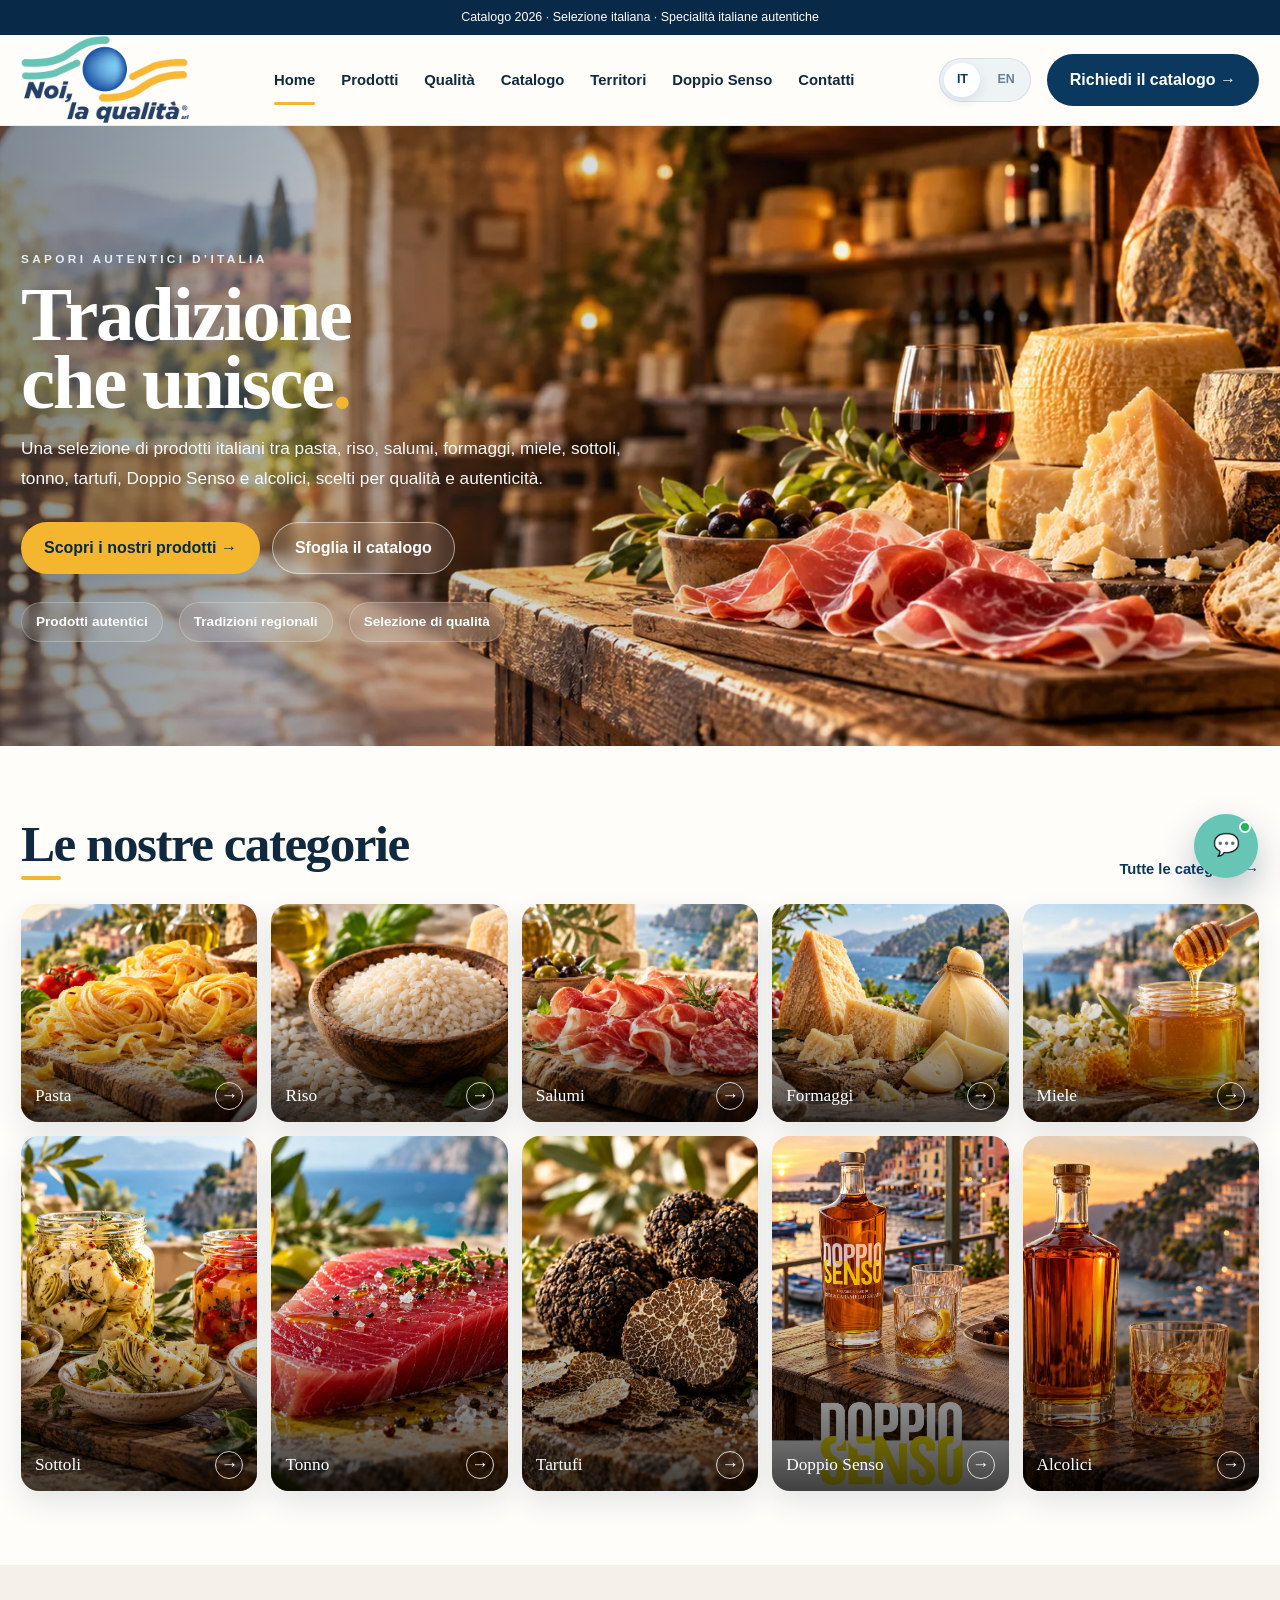
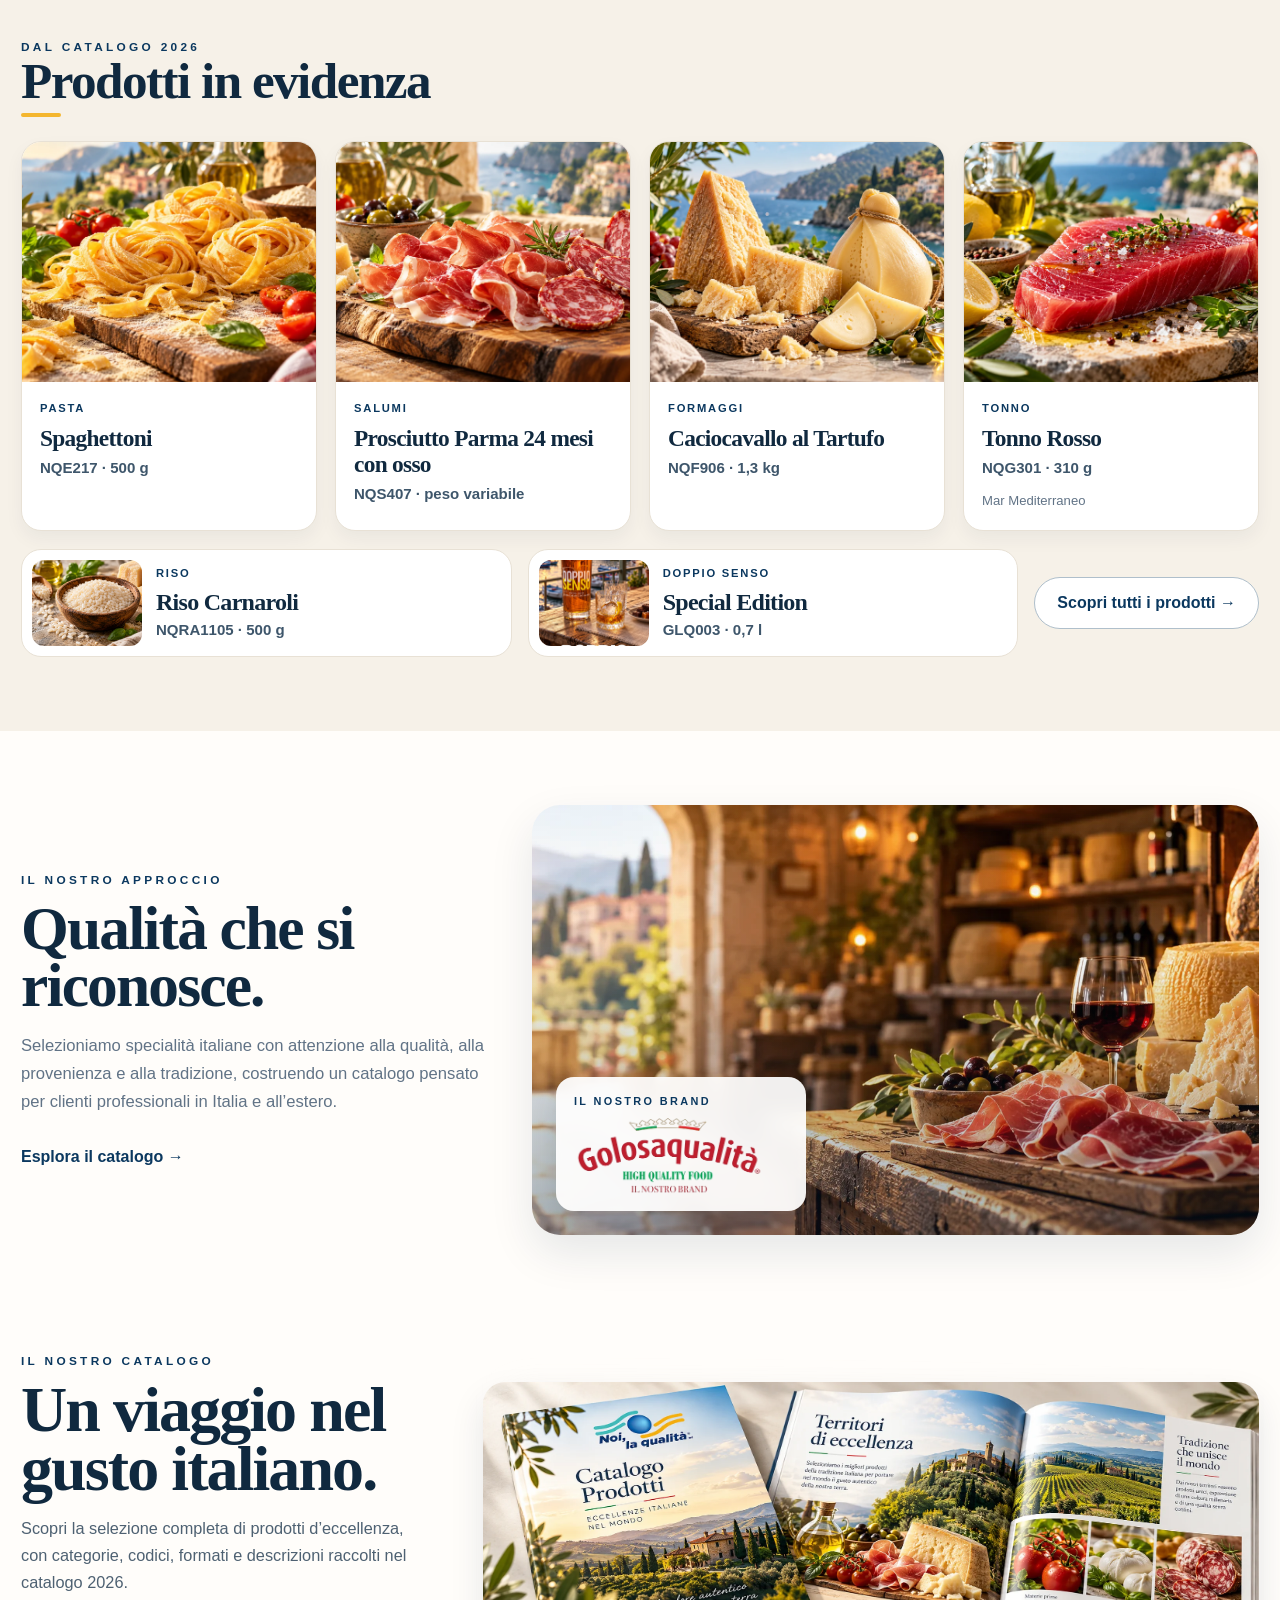
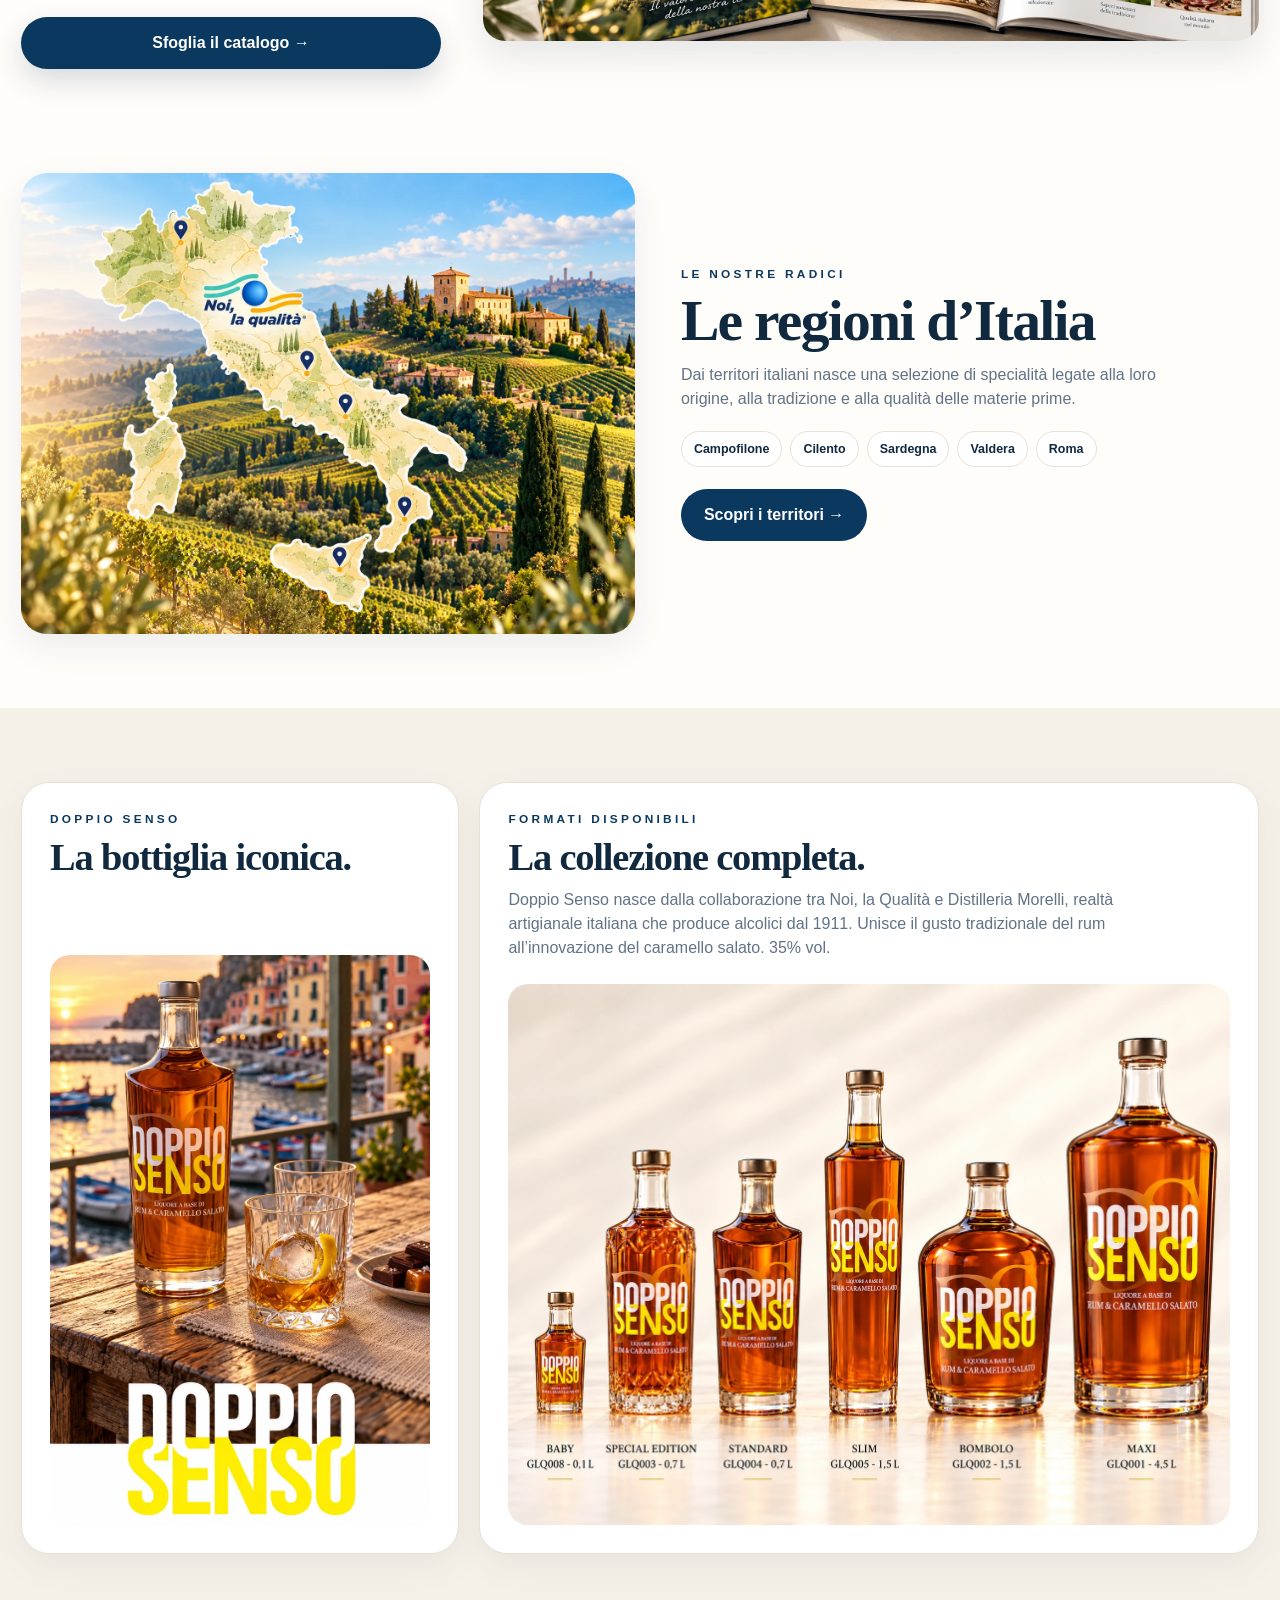
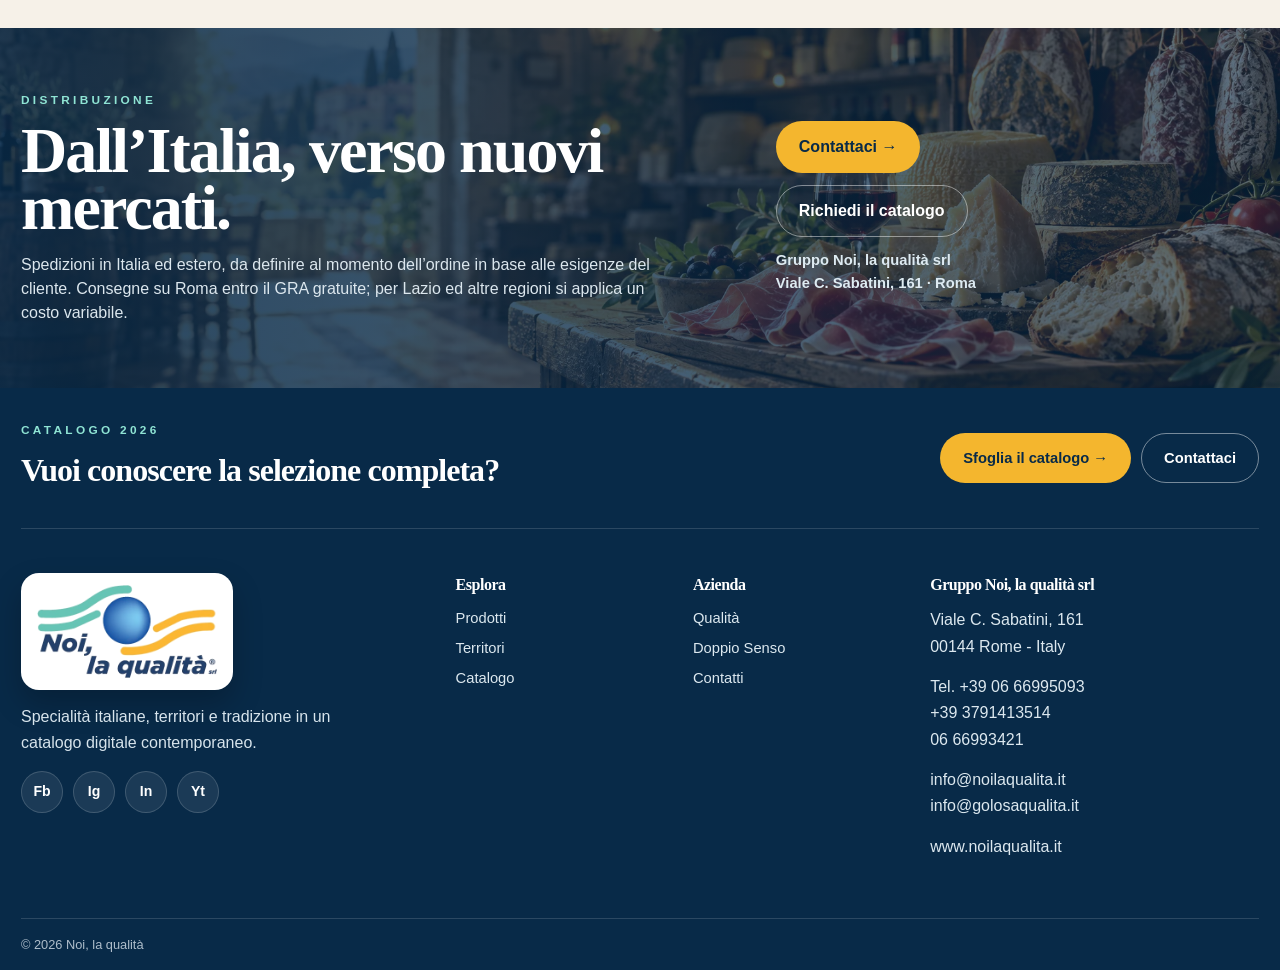
<file: index.html>
<!doctype html>
<html lang="it">
<head>
  <meta charset="utf-8">
  <meta name="viewport" content="width=device-width,initial-scale=1">
  <title>Noi, la qualità | Catalogo Prodotti Italiani 2026</title>
  <meta name="description" content="Scopri la selezione 2026 di Noi, la qualità: pasta, riso, salumi, formaggi, miele, sottoli, tonno, tartufi, Doppio Senso e alcolici italiani.">
  <meta name="theme-color" content="#0b385f">
  <meta name="keywords" content="catalogo prodotti italiani, noi la qualità, specialità italiane, pasta artigianale, salumi, formaggi, Doppio Senso, catalogo 2026">
  <link rel="preload" as="image" href="assets/images/hero-bottega-italiana.webp" type="image/webp">
  <link rel="stylesheet" href="assets/style.css">

  <link rel="icon" href="assets/icons/favicon.ico" sizes="any">
  <link rel="icon" type="image/png" sizes="32x32" href="assets/icons/favicon-32x32.png">
  <link rel="apple-touch-icon" sizes="180x180" href="assets/icons/apple-touch-icon.png">
</head>
<body>
  <div class="top-note" data-i18n="topNote">Catalogo 2026 · Selezione italiana · Spedizioni in Italia e all’estero</div>

  <header class="site-header">
    <div class="container header-row">
      <a class="logo" href="#home" aria-label="Noi, la qualità home">
        <img src="assets/images/logo-noi-la-qualita-transparent.png" alt="Noi, la qualità" width="250" height="120">
      </a>

      <nav class="main-nav" aria-label="Navigazione principale">
        <a href="#home" data-i18n="navHome">Home</a>
        <a href="products.html" data-i18n="navProducts">Prodotti</a>
        <a href="#qualita" data-i18n="navQuality">Qualità</a>
        <a href="catalog.html" data-i18n="navCatalog">Catalogo</a>
        <a href="#territori" data-i18n="navTerritories">Territori</a>
        <a href="#doppio" data-i18n="navDoppio">Doppio Senso</a>
        <a href="#contatti" data-i18n="navContacts">Contatti</a>
      </nav>

      <div class="header-actions">
        <div class="lang-switch" aria-label="Language switch">
          <button class="lang-btn is-active" type="button" data-lang="it">IT</button>
          <button class="lang-btn" type="button" data-lang="en">EN</button>
        </div>
        <a class="btn btn-primary" href="#contatti" data-i18n="requestCatalog">Richiedi il catalogo →</a>
        <button class="menu-btn" type="button" aria-label="Apri menu" aria-expanded="false">☰</button>
      </div>
    </div>
  </header>

  <main id="home">
    <section class="hero" aria-label="Hero slider">
      <div class="hero-slider">
        <img class="hero-slide is-active hero-slide-bottega" src="assets/images/hero-bottega-italiana.webp" alt="Bottega italiana con salumi, formaggi e vino" width="2000" height="667" fetchpriority="high" decoding="async">
        <img class="hero-slide" src="assets/images/hero-pasta-amalfi.webp" alt="Pasta fresca artigianale su terrazza italiana sul mare" width="2000" height="667" loading="eager" decoding="async">
        <img class="hero-slide" src="assets/images/hero-sottoli-amalfi.webp" alt="Dispensa mediterranea con sottoli e specialità italiane" width="2000" height="667" loading="lazy" decoding="async">
        <img class="hero-slide" src="assets/images/hero-doppio-senso-amalfi.webp" alt="Panorama costiero italiano con Doppio Senso e specialità gastronomiche" width="2000" height="667" loading="lazy" decoding="async">
      </div>
      <div class="hero-overlay"></div>
      <div class="container hero-inner">
        <div class="hero-copy">
          <div class="eyebrow" data-i18n="heroEyebrow">Sapori autentici d’Italia</div>
          <h1 data-i18n-html="heroTitle">Tradizione<br>che unisce<span class="dot">.</span></h1>
          <p data-i18n="heroText">Una selezione di prodotti italiani tra pasta, riso, salumi, formaggi, miele, sottoli, tonno, tartufi, Doppio Senso e alcolici, scelti per qualità e autenticità.</p>
          <div class="hero-actions-bar">
            <a class="btn btn-gold" href="products.html" data-i18n="heroBtnPrimary">Scopri i nostri prodotti →</a>
            <a class="btn btn-outline" href="catalog.html" data-i18n="heroBtnSecondary">Sfoglia il catalogo</a>
          </div>
          <div class="hero-points">
            <span data-i18n="heroPoint1">Prodotti autentici</span>
            <span data-i18n="heroPoint2">Tradizioni regionali</span>
            <span data-i18n="heroPoint3">Selezione di qualità</span>
          </div>
        </div>

      </div>
    </section>

    <section class="section" id="categorie">
      <div class="container">
        <div class="section-head">
          <div>
            <h2 data-i18n="categoriesTitle">Le nostre categorie</h2>
            <div class="underline"></div>
          </div>
          <a class="section-link" href="products.html" data-i18n="allCategories">Tutte le categorie →</a>
        </div>

        <div class="category-grid">
          <a class="category-card" href="products.html?category=Pasta"><img src="assets/images/pasta-artigianale-italiana.webp" alt="Pasta artigianale italiana" loading="lazy" decoding="async"><div class="category-label"><span data-i18n="catPasta">Pasta</span><i>→</i></div></a>
          <a class="category-card" href="products.html?category=Riso"><img src="assets/images/riso-carnaroli-italiano.webp" alt="Riso Carnaroli italiano" loading="lazy" decoding="async"><div class="category-label"><span data-i18n="catRice">Riso</span><i>→</i></div></a>
          <a class="category-card" href="products.html?category=Salumi"><img src="assets/images/salumi-italiani-premium.webp" alt="Salumi italiani premium" loading="lazy" decoding="async"><div class="category-label"><span data-i18n="catColdCuts">Salumi</span><i>→</i></div></a>
          <a class="category-card" href="products.html?category=Formaggi"><img src="assets/images/formaggi-italiani-dop.webp" alt="Formaggi italiani DOP" loading="lazy" decoding="async"><div class="category-label"><span data-i18n="catCheese">Formaggi</span><i>→</i></div></a>
          <a class="category-card" href="products.html?category=Miele"><img src="assets/images/miele-artigianale-italiano.webp" alt="Miele artigianale italiano" loading="lazy" decoding="async"><div class="category-label"><span data-i18n="catHoney">Miele</span><i>→</i></div></a>
          <a class="category-card" href="products.html?category=Sottoli"><img src="assets/images/sottoli-italiani-misti.webp" alt="Sottoli italiani misti" loading="lazy" decoding="async"><div class="category-label"><span data-i18n="catPreserves">Sottoli</span><i>→</i></div></a>
          <a class="category-card" href="products.html?category=Tonno"><img src="assets/images/tonno-rosso-premium.webp" alt="Tonno rosso premium" loading="lazy" decoding="async"><div class="category-label"><span data-i18n="catTuna">Tonno</span><i>→</i></div></a>
          <a class="category-card" href="products.html?category=Tartufi"><img src="assets/images/tartufo-nero-italiano.webp" alt="Tartufo nero italiano" loading="lazy" decoding="async"><div class="category-label"><span data-i18n="catTruffles">Tartufi</span><i>→</i></div></a>
          <a class="category-card" href="products.html?category=Doppio%20Senso"><img src="assets/images/doppio-senso-bottiglia-singola.webp" alt="Doppio Senso special edition" loading="lazy" decoding="async"><div class="category-label"><span data-i18n="catDoppio">Doppio Senso</span><i>→</i></div></a>
          <a class="category-card" href="products.html?category=Alcolici"><img src="assets/images/alcolici-italiani-aperitivo.webp" alt="Alcolici italiani da aperitivo" loading="lazy" decoding="async"><div class="category-label"><span data-i18n="catDrinks">Alcolici</span><i>→</i></div></a>
        </div>
      </div>
    </section>

    <section class="section section-cream" id="qualita">
      <div class="container">
        <div class="section-head featured-head">
          <div>
            <div class="eyebrow" data-i18n="featuredEyebrow">Dal catalogo 2026</div>
            <h2 data-i18n="featuredTitle">Prodotti in evidenza</h2>
            <div class="underline"></div>
          </div>
        </div>

        <div class="featured-grid">
          <article class="featured-card">
            <img src="assets/images/pasta-artigianale-italiana.webp" alt="Spaghettoni artigianali" loading="lazy" decoding="async">
            <div class="featured-body"><span class="tag" data-i18n="catPasta">Pasta</span><h3><a href="product.html?slug=spaghettoni-nqe217">Spaghettoni</a></h3><p>NQE217 · 500 g</p></div>
          </article>
          <article class="featured-card">
            <img src="assets/images/salumi-italiani-premium.webp" alt="Prosciutto Parma 24 mesi con osso" loading="lazy" decoding="async">
            <div class="featured-body"><span class="tag" data-i18n="catColdCuts">Salumi</span><h3><a href="product.html?slug=prosciutto-parma-24-mesi-con-osso-nqs407">Prosciutto Parma 24 mesi con osso</a></h3><p>NQS407 · peso variabile</p></div>
          </article>
          <article class="featured-card">
            <img src="assets/images/formaggi-italiani-dop.webp" alt="Caciocavallo al tartufo" loading="lazy" decoding="async">
            <div class="featured-body"><span class="tag" data-i18n="catCheese">Formaggi</span><h3><a href="product.html?slug=caciocavallo-al-tartufo-nqf906">Caciocavallo al Tartufo</a></h3><p>NQF906 · 1,3 kg</p></div>
          </article>
          <article class="featured-card">
            <img src="assets/images/tonno-rosso-premium.webp" alt="Tonno Rosso" loading="lazy" decoding="async">
            <div class="featured-body"><span class="tag" data-i18n="catTuna">Tonno</span><h3><a href="product.html?slug=tonno-rosso-nqg301">Tonno Rosso</a></h3><p>NQG301 · 310 g</p><small data-i18n="medSea">Mar Mediterraneo</small></div>
          </article>
        </div>

        <div class="mini-row">
          <article class="mini-card">
            <img src="assets/images/riso-carnaroli-italiano.webp" alt="Riso Carnaroli" loading="lazy" decoding="async">
            <div><span class="mini-tag" data-i18n="catRice">Riso</span><h3><a href="product.html?slug=riso-carnaroli-nqra1105">Riso Carnaroli</a></h3><p>NQRA1105 · 500 g</p></div>
          </article>
          <article class="mini-card">
            <img src="assets/images/doppio-senso-bottiglia-singola.webp" alt="Doppio Senso Special Edition" loading="lazy" decoding="async">
            <div><span class="mini-tag" data-i18n="catDoppio">Doppio Senso</span><h3><a href="product.html?slug=doppio-senso-special-edition-glq003">Special Edition</a></h3><p>GLQ003 · 0,7 l</p></div>
          </article>
          <a class="btn btn-outline mini-cta" href="products.html" data-i18n="discoverAllProducts">Scopri tutti i prodotti →</a>
        </div>
      </div>
    </section>

    <section class="section approach-section" id="approccio">
      <div class="container approach-layout">
        <div class="approach-copy">
          <div class="eyebrow" data-i18n="approachEyebrow">Il nostro approccio</div>
          <h2 data-i18n="approachTitle">Qualità che si riconosce.</h2>
          <p data-i18n="approachText">Selezioniamo specialità italiane con attenzione alla qualità, alla provenienza e alla tradizione, costruendo un catalogo pensato per clienti professionali in Italia e all’estero.</p>
          <a class="text-link" href="products.html" data-i18n="exploreCatalog">Esplora il catalogo →</a>
        </div>
        <div class="approach-media">
          <img class="approach-photo" src="assets/images/hero-bottega-italiana.webp" alt="Selezione di specialità italiane in una bottega tradizionale" loading="lazy" decoding="async">
          <div class="approach-brand-panel">
            <span class="approach-brand-kicker" data-i18n="brandKicker">Il nostro brand</span>
            <img src="assets/images/golosaqualita-transparent.png" alt="Golosaqualità - High Quality Food" loading="lazy" decoding="async">
          </div>
        </div>
      </div>
    </section>

    <section class="catalog-split-section" id="catalogo" aria-label="Il nostro catalogo">
      <div class="container catalog-split-layout">
        <div class="catalog-split-copy">
          <div class="eyebrow" data-i18n="catalogEyebrow">Il nostro catalogo</div>
          <h2 data-i18n="catalogTitle">Un viaggio nel gusto italiano.</h2>
          <p data-i18n="catalogText">Scopri la selezione completa di prodotti d’eccellenza, con categorie, codici, formati e descrizioni raccolti nel catalogo 2026.</p>
          <a class="btn btn-primary" href="catalog.html" data-i18n="browseCatalog">Sfoglia il catalogo →</a>
        </div>
        <div class="catalog-split-media">
          <img src="assets/images/catalogo-prodotti-italiani-2026.webp" alt="Catalogo prodotti italiani 2026 Noi, la qualità" loading="lazy" decoding="async">
        </div>
      </div>
    </section>

    <section class="section" id="territori">
      <div class="container roots-layout">
        <div class="roots-media">
          <img src="assets/images/mappa-territori-italia-noi-la-qualita.webp" alt="Mappa dei territori d'Italia con logo Noi, la qualità" loading="lazy" decoding="async">
        </div>
        <div class="roots-copy">
          <div class="eyebrow" data-i18n="rootsEyebrow">Le nostre radici</div>
          <h2 data-i18n="rootsTitle">Le regioni d’Italia</h2>
          <p data-i18n="rootsText">Dai territori italiani nasce una selezione di specialità legate alla loro origine, alla tradizione e alla qualità delle materie prime.</p>
          <div class="pill-row"><span>Campofilone</span><span>Cilento</span><span>Sardegna</span><span>Valdera</span><span>Roma</span></div>
          <a class="btn btn-primary" href="#contatti" data-i18n="discoverTerritories">Scopri i territori →</a>
        </div>
      </div>
    </section>

    <section class="section section-cream" id="doppio">
      <div class="container bottle-showcase aligned-bottles">
        <div class="bottle-single card-surface equal-card">
          <div class="eyebrow">Doppio Senso</div>
          <h2 data-i18n="iconicBottleTitle">La bottiglia iconica.</h2>
          <img src="assets/images/doppio-senso-bottiglia-singola.webp" alt="Bottiglia Doppio Senso con logo in evidenza" loading="lazy" decoding="async">
        </div>
        <div class="bottle-range card-surface equal-card">
          <div class="eyebrow" data-i18n="formatsEyebrow">Formati disponibili</div>
          <h2 data-i18n="collectionTitle">La collezione completa.</h2>
          <p data-i18n="collectionText">Doppio Senso nasce dalla collaborazione tra Noi, la Qualità e Distilleria Morelli, realtà artigianale italiana che produce alcolici dal 1911. Unisce il gusto tradizionale del rum all’innovazione del caramello salato. 35% vol.</p>
          <img src="assets/images/doppio-senso-sei-bottiglie.webp" alt="Sei formati della gamma Doppio Senso: Baby, Special Edition, Standard, Slim, Bombolo e Maxi" loading="lazy" decoding="async">
        </div>
      </div>
    </section>

    <section class="section distribution-section" id="azienda">
      <div class="distribution-bg"><img src="assets/images/distribuzione-specialita-italiane.webp" alt="Distribuzione di specialità italiane" loading="eager" decoding="async"></div>
      <div class="distribution-overlay"></div>
      <div class="container distribution-content compact-distribution">
        <div>
          <div class="eyebrow light" data-i18n="distributionEyebrow">Distribuzione</div>
          <h2 data-i18n="distributionTitle">Dall’Italia, verso nuovi mercati.</h2>
          <p data-i18n="distributionText">Spedizioni in Italia ed estero, da definire al momento dell’ordine in base alle esigenze del cliente. Consegne su Roma entro il GRA gratuite; per Lazio ed altre regioni si applica un costo variabile.</p>
        </div>
        <div class="distribution-actions">
          <a class="btn btn-gold" href="mailto:info@noilaqualita.it" data-i18n="contactUs">Contattaci →</a>
          <a class="btn btn-outline light-outline" href="assets/Catalogo_Prodotti_2026.pdf" target="_blank" rel="noopener" data-i18n="requestCatalogShort">Richiedi il catalogo</a>
          <div class="distribution-meta" data-i18n-html="distributionMeta">Gruppo Noi, la qualità srl<br>Viale C. Sabatini, 161 · Roma</div>
        </div>
      </div>
    </section>
  </main>

  <footer class="site-footer" id="contatti">
    <div class="container footer-cta">
      <div>
        <div class="eyebrow light" data-i18n="footerEyebrow">Catalogo 2026</div>
        <h3 data-i18n="footerTitle">Vuoi conoscere la selezione completa?</h3>
      </div>
      <div class="footer-cta-actions">
        <a class="btn btn-gold" href="catalog.html" data-i18n="browseCatalog">Sfoglia il catalogo →</a>
        <a class="btn btn-outline light-outline" href="mailto:info@noilaqualita.it" data-i18n="contactUsShort">Contattaci</a>
      </div>
    </div>

    <div class="container footer-grid">
      <div class="footer-brand">
        <div class="footer-brand-badge">
          <img src="assets/images/logo-noi-la-qualita-transparent.png" alt="Noi, la qualità" width="220" height="110">
        </div>
        <p data-i18n="footerBrandText">Specialità italiane, territori e tradizione in un catalogo digitale contemporaneo.</p>
        <div class="footer-socials" aria-label="Social media">
          <a href="#" aria-label="Facebook">Fb</a>
          <a href="#" aria-label="Instagram">Ig</a>
          <a href="#" aria-label="LinkedIn">In</a>
          <a href="#" aria-label="YouTube">Yt</a>
        </div>
      </div>
      <div>
        <h4 data-i18n="footerExplore">Esplora</h4>
        <a href="products.html" data-i18n="navProducts">Prodotti</a>
        <a href="#territori" data-i18n="navTerritories">Territori</a>
        <a href="catalog.html" data-i18n="navCatalog">Catalogo</a>
      </div>
      <div>
        <h4 data-i18n="footerCompany">Azienda</h4>
        <a href="#qualita" data-i18n="navQuality">Qualità</a>
        <a href="#doppio" data-i18n="navDoppio">Doppio Senso</a>
        <a href="#contatti" data-i18n="navContacts">Contatti</a>
      </div>
      <div>
        <h4>Gruppo Noi, la qualità srl</h4>
        <p>Viale C. Sabatini, 161<br>00144 Rome - Italy</p>
        <p>Tel. +39 06 66995093<br>+39 3791413514<br>06 66993421</p>
        <p>info@noilaqualita.it<br>info@golosaqualita.it</p>
        <p>www.noilaqualita.it</p>
      </div>
    </div>

    <div class="container footer-bottom">
      <span>© <span data-year></span> Noi, la qualità</span>
    </div>
  </footer>

  <button class="floating-live" type="button" aria-label="Apri chat live" title="Messaggio live" aria-expanded="false">
    <span class="live-icon">💬</span>
    <span class="live-dot"></span>
  </button>

  <section class="live-chat-panel" aria-label="Assistenza live" aria-hidden="true">
    <header class="live-chat-header">
      <div class="live-chat-brand">
        <img src="assets/images/logo-noi-la-qualita-transparent.png" alt="Noi, la qualità" width="120" height="58">
        <div><strong>Assistenza live</strong><span>Online</span></div>
      </div>
      <button class="live-chat-close" type="button" aria-label="Chiudi chat">×</button>
    </header>
    <div class="live-chat-messages" aria-live="polite">
      <div class="chat-message chat-ai">Ciao! Sono l’assistente virtuale di Noi, la qualità. Posso aiutarti con prodotti, catalogo, formati, territori e contatti.</div>
    </div>
    <form class="live-chat-form">
      <input class="live-chat-input" type="text" autocomplete="off" placeholder="Scrivi un messaggio…" aria-label="Messaggio">
      <button class="live-chat-send" type="submit" aria-label="Invia">→</button>
    </form>
    <div class="live-chat-note">L’assistente AI risponde ai primi 3 messaggi; poi la conversazione viene passata al team.</div>
  </section>

  <script src="assets/data.js"></script>
  <script src="assets/script.js"></script>
</body>
</html>
</file>
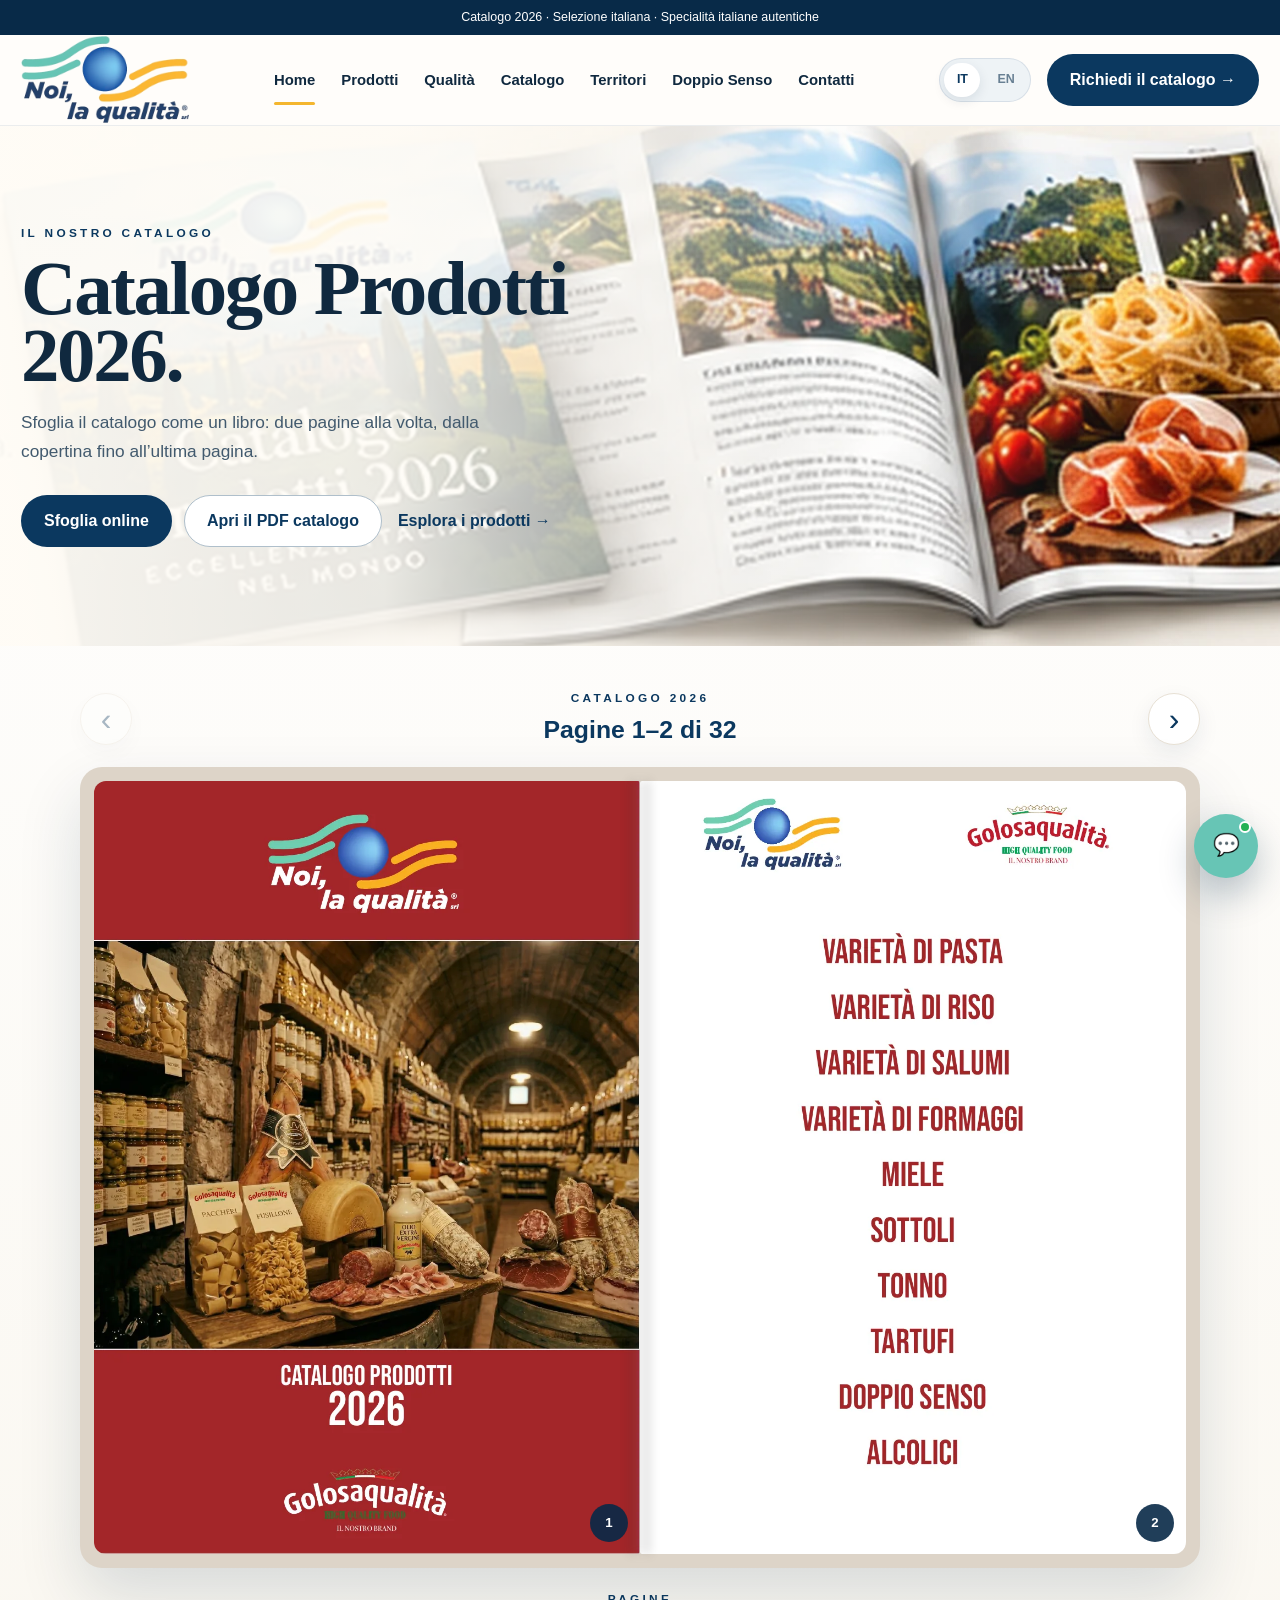
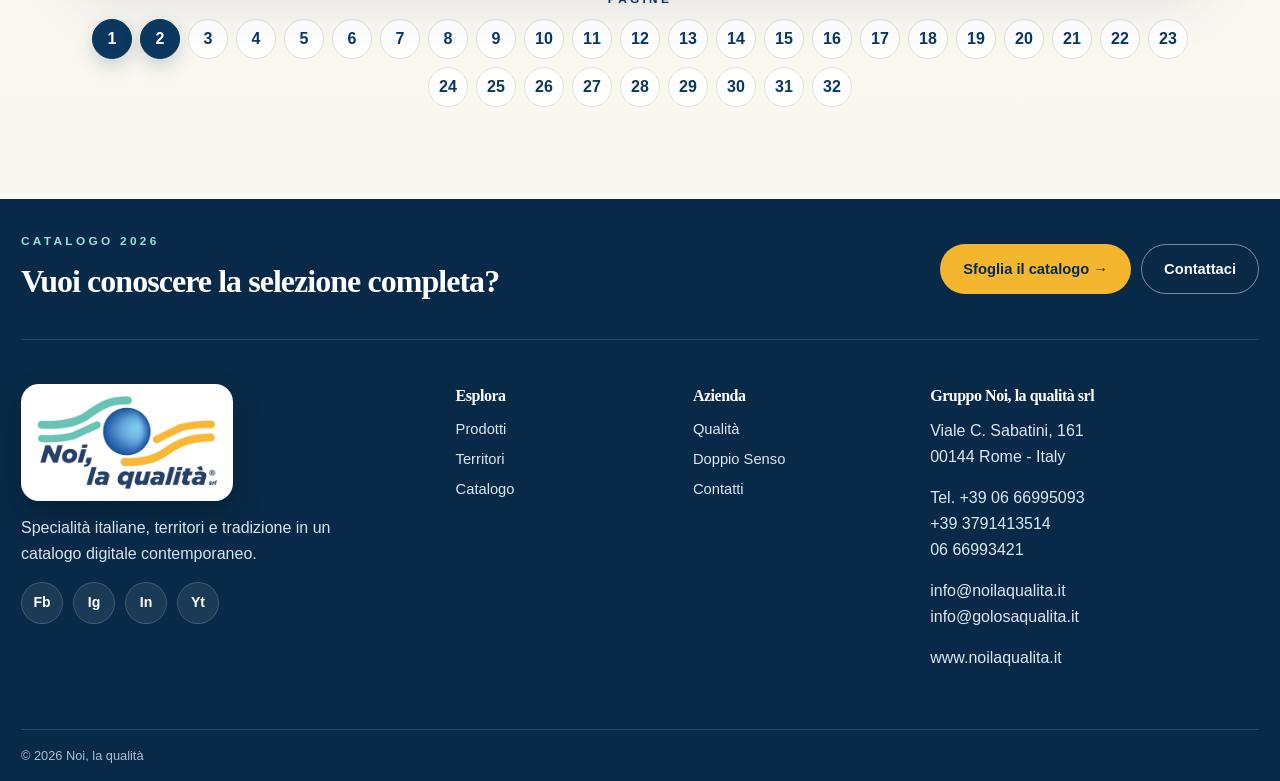
<file: catalog.html>
<!doctype html>
<html lang="it">
<head>
  <meta charset="utf-8">
  <meta name="viewport" content="width=device-width,initial-scale=1">
  <title>Noi, la qualità | Catalogo Prodotti 2026</title>
  <meta name="description" content="Sfoglia online il Catalogo Prodotti 2026 di Noi, la qualità, pagina dopo pagina.">
  <meta name="theme-color" content="#0b385f">
  <link rel="stylesheet" href="assets/style.css">

  <link rel="icon" href="assets/icons/favicon.ico" sizes="any">
  <link rel="icon" type="image/png" sizes="32x32" href="assets/icons/favicon-32x32.png">
  <link rel="apple-touch-icon" sizes="180x180" href="assets/icons/apple-touch-icon.png">
</head>
<body>
<div class="top-note" data-i18n="topNote">Catalogo 2026 · Selezione italiana · Specialità italiane autentiche</div>
  <header class="site-header">
    <div class="container header-row">
      <a class="logo" href="index.html" aria-label="Noi, la qualità home">
        <img src="assets/images/logo-noi-la-qualita-transparent.png" alt="Noi, la qualità" width="250" height="120">
      </a>
      <nav class="main-nav" aria-label="Navigazione principale">
        <a href="index.html" data-i18n="navHome">Home</a>
        <a href="products.html" data-i18n="navProducts">Prodotti</a>
        <a href="index.html#qualita" data-i18n="navQuality">Qualità</a>
        <a href="catalog.html" data-i18n="navCatalog">Catalogo</a>
        <a href="index.html#territori" data-i18n="navTerritories">Territori</a>
        <a href="index.html#doppio" data-i18n="navDoppio">Doppio Senso</a>
        <a href="index.html#contatti" data-i18n="navContacts">Contatti</a>
      </nav>
      <div class="header-actions">
        <div class="lang-switch" aria-label="Language switch">
          <button class="lang-btn" type="button" data-lang="it">IT</button>
          <button class="lang-btn" type="button" data-lang="en">EN</button>
        </div>
        <a class="btn btn-primary" href="index.html#contatti" data-i18n="requestCatalog">Richiedi il catalogo →</a>
        <button class="menu-btn" type="button" aria-label="Apri menu" aria-expanded="false">☰</button>
      </div>
    </div>
  </header>


<main class="catalog-viewer-page">
  <section class="catalog-hero" aria-label="Catalogo Prodotti 2026">
    <div class="catalog-hero-bg" aria-hidden="true"></div>
    <div class="catalog-hero-overlay" aria-hidden="true"></div>
    <div class="container catalog-hero-inner">
      <div class="catalog-viewer-copy">
        <div class="eyebrow" data-i18n="catalogHeroEyebrow">Il nostro catalogo</div>
        <h1 data-i18n="catalogHeroTitle">Catalogo Prodotti 2026.</h1>
        <p data-i18n="catalogHeroText">Sfoglia il catalogo come un libro: due pagine alla volta, dalla copertina fino all’ultima pagina.</p>
        <div class="inline-actions">
          <a class="btn btn-primary" href="#catalog-reader" data-i18n="browseOnline">Sfoglia online</a>
          <a class="btn btn-outline" href="assets/Catalogo_Prodotti_2026.pdf" target="_blank" rel="noopener" data-i18n="openPdf">Apri il PDF completo</a>
          <a class="text-link" href="products.html" data-i18n="exploreProducts">Esplora i prodotti →</a>
        </div>
      </div>
    </div>
  </section>

  <section class="container catalog-spread-reader" id="catalog-reader" aria-label="Catalogo 2026 sfogliabile">
    <div class="spread-toolbar">
      <button class="spread-arrow" id="spreadPrev" type="button" aria-label="Pagine precedenti">‹</button>
      <div class="spread-status">
        <span class="eyebrow" data-i18n="footerEyebrow">Catalogo 2026</span>
        <strong id="spreadStatus">Pagine 1–2 di 32</strong>
      </div>
      <button class="spread-arrow" id="spreadNext" type="button" aria-label="Pagine successive">›</button>
    </div>

    <div class="spread-stage" id="spreadStage">
      <div class="spread-book" id="spreadBook">
        <button class="spread-page spread-left" id="spreadLeft" type="button" aria-label="Apri pagina 1">
          <img id="spreadLeftImage" src="assets/catalog-pages/page-01.webp" alt="Catalogo Prodotti 2026 pagina 1">
          <span class="spread-page-number" id="spreadLeftNumber">1</span>
        </button>
        <button class="spread-page spread-right" id="spreadRight" type="button" aria-label="Apri pagina 2">
          <img id="spreadRightImage" src="assets/catalog-pages/page-02.webp" alt="Catalogo Prodotti 2026 pagina 2">
          <span class="spread-page-number" id="spreadRightNumber">2</span>
        </button>
      </div>
    </div>

    <div class="spread-pagination-wrap">
      <div class="eyebrow" data-i18n="pagesLabel">Pagine</div>
      <div class="spread-pagination" id="spreadPagination"><button type="button" class="spread-page-btn" data-page="1">1</button><button type="button" class="spread-page-btn" data-page="2">2</button><button type="button" class="spread-page-btn" data-page="3">3</button><button type="button" class="spread-page-btn" data-page="4">4</button><button type="button" class="spread-page-btn" data-page="5">5</button><button type="button" class="spread-page-btn" data-page="6">6</button><button type="button" class="spread-page-btn" data-page="7">7</button><button type="button" class="spread-page-btn" data-page="8">8</button><button type="button" class="spread-page-btn" data-page="9">9</button><button type="button" class="spread-page-btn" data-page="10">10</button><button type="button" class="spread-page-btn" data-page="11">11</button><button type="button" class="spread-page-btn" data-page="12">12</button><button type="button" class="spread-page-btn" data-page="13">13</button><button type="button" class="spread-page-btn" data-page="14">14</button><button type="button" class="spread-page-btn" data-page="15">15</button><button type="button" class="spread-page-btn" data-page="16">16</button><button type="button" class="spread-page-btn" data-page="17">17</button><button type="button" class="spread-page-btn" data-page="18">18</button><button type="button" class="spread-page-btn" data-page="19">19</button><button type="button" class="spread-page-btn" data-page="20">20</button><button type="button" class="spread-page-btn" data-page="21">21</button><button type="button" class="spread-page-btn" data-page="22">22</button><button type="button" class="spread-page-btn" data-page="23">23</button><button type="button" class="spread-page-btn" data-page="24">24</button><button type="button" class="spread-page-btn" data-page="25">25</button><button type="button" class="spread-page-btn" data-page="26">26</button><button type="button" class="spread-page-btn" data-page="27">27</button><button type="button" class="spread-page-btn" data-page="28">28</button><button type="button" class="spread-page-btn" data-page="29">29</button><button type="button" class="spread-page-btn" data-page="30">30</button><button type="button" class="spread-page-btn" data-page="31">31</button><button type="button" class="spread-page-btn" data-page="32">32</button></div>
    </div>
  </section>

  <div class="spread-lightbox" id="spreadLightbox" aria-hidden="true">
    <button class="spread-lightbox-close" type="button" aria-label="Chiudi">×</button>
    <button class="spread-lightbox-nav prev" type="button" aria-label="Pagina precedente">‹</button>
    <div class="spread-lightbox-card">
      <img id="spreadLightboxImage" src="assets/catalog-pages/page-01.webp" alt="Pagina catalogo">
      <strong id="spreadLightboxLabel">Pagina 1 / 32</strong>
    </div>
    <button class="spread-lightbox-nav next" type="button" aria-label="Pagina successiva">›</button>
  </div>
</main>
<footer class="site-footer" id="contatti">
    <div class="container footer-cta">
      <div>
        <div class="eyebrow light" data-i18n="footerEyebrow">Catalogo 2026</div>
        <h3 data-i18n="footerTitle">Vuoi conoscere la selezione completa?</h3>
      </div>
      <div class="footer-cta-actions">
        <a class="btn btn-gold" href="catalog.html" data-i18n="browseCatalog">Sfoglia il catalogo →</a>
        <a class="btn btn-outline light-outline" href="mailto:info@noilaqualita.it" data-i18n="contactUsShort">Contattaci</a>
      </div>
    </div>
    <div class="container footer-grid">
      <div class="footer-brand">
        <div class="footer-brand-badge"><img src="assets/images/logo-noi-la-qualita-transparent.png" alt="Noi, la qualità" width="220" height="110"></div>
        <p data-i18n="footerBrandText">Specialità italiane, territori e tradizione in un catalogo digitale contemporaneo.</p>
        <div class="footer-socials" aria-label="Social media"><a href="#" aria-label="Facebook">Fb</a><a href="#" aria-label="Instagram">Ig</a><a href="#" aria-label="LinkedIn">In</a><a href="#" aria-label="YouTube">Yt</a></div>
      </div>
      <div><h4 data-i18n="footerExplore">Esplora</h4><a href="products.html" data-i18n="navProducts">Prodotti</a><a href="index.html#territori" data-i18n="navTerritories">Territori</a><a href="catalog.html" data-i18n="navCatalog">Catalogo</a></div>
      <div><h4 data-i18n="footerCompany">Azienda</h4><a href="index.html#qualita" data-i18n="navQuality">Qualità</a><a href="index.html#doppio" data-i18n="navDoppio">Doppio Senso</a><a href="index.html#contatti" data-i18n="navContacts">Contatti</a></div>
      <div><h4>Gruppo Noi, la qualità srl</h4><p>Viale C. Sabatini, 161<br>00144 Rome - Italy</p><p>Tel. +39 06 66995093<br>+39 3791413514<br>06 66993421</p><p>info@noilaqualita.it<br>info@golosaqualita.it</p><p>www.noilaqualita.it</p></div>
    </div>
    <div class="container footer-bottom"><span>© <span data-year></span> Noi, la qualità</span></div>
  </footer>
  <button class="floating-live" type="button" aria-label="Apri chat live" title="Messaggio live" aria-expanded="false"><span class="live-icon">💬</span><span class="live-dot"></span></button>
  <section class="live-chat-panel" aria-label="Assistenza live" aria-hidden="true">
    <header class="live-chat-header"><div class="live-chat-brand"><img src="assets/images/logo-noi-la-qualita-transparent.png" alt="Noi, la qualità" width="120" height="58"><div><strong>Assistenza live</strong><span>Online</span></div></div><button class="live-chat-close" type="button" aria-label="Chiudi chat">×</button></header>
    <div class="live-chat-messages" aria-live="polite"><div class="chat-message chat-ai">Ciao! Sono l’assistente virtuale di Noi, la qualità. Posso aiutarti con prodotti, catalogo, formati, territori e contatti.</div></div>
    <form class="live-chat-form"><input class="live-chat-input" type="text" autocomplete="off" placeholder="Scrivi un messaggio…" aria-label="Messaggio"><button class="live-chat-send" type="submit" aria-label="Invia">→</button></form>
    <div class="live-chat-note">L’assistente AI risponde ai primi 3 messaggi; poi la conversazione viene passata al team.</div>
  </section>


<script src="assets/data.js"></script>
<script src="assets/script.js"></script>
<script src="assets/catalog-spread-reader.js"></script>
</body>
</html>
</file>
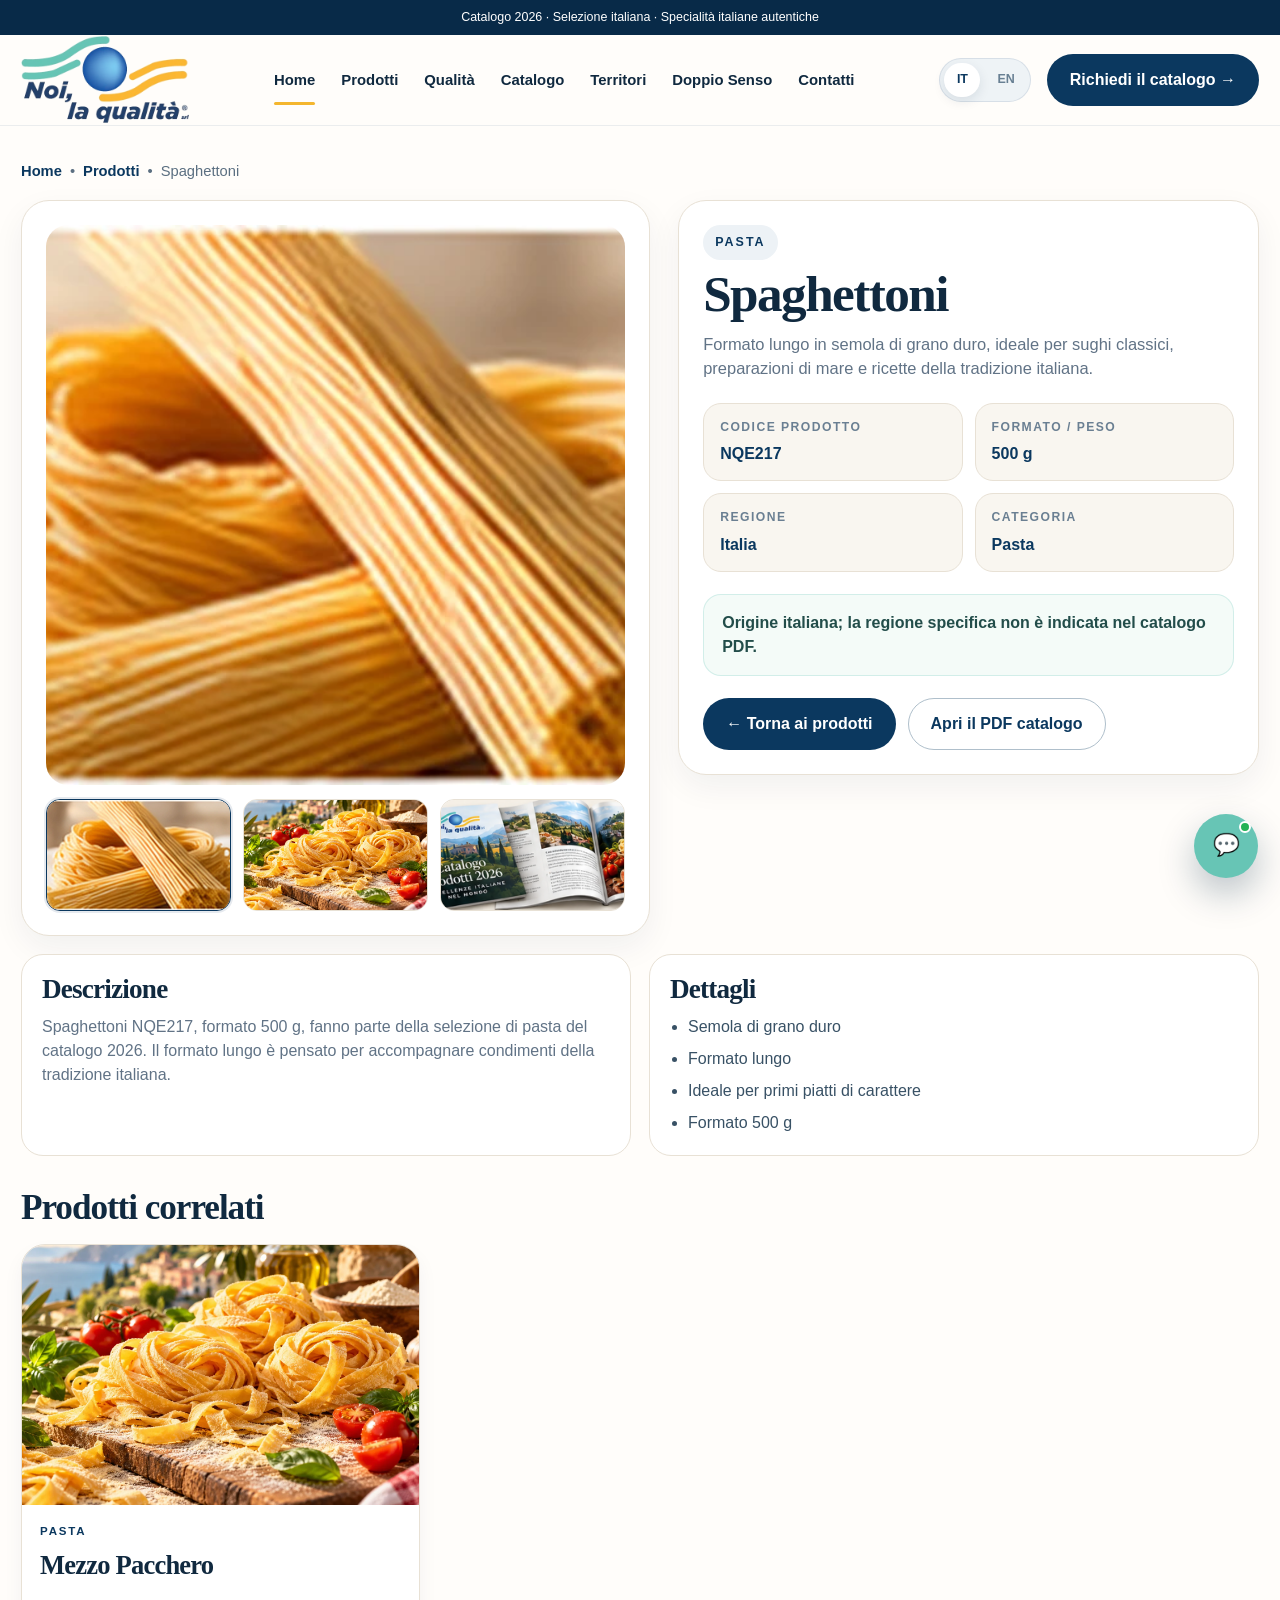
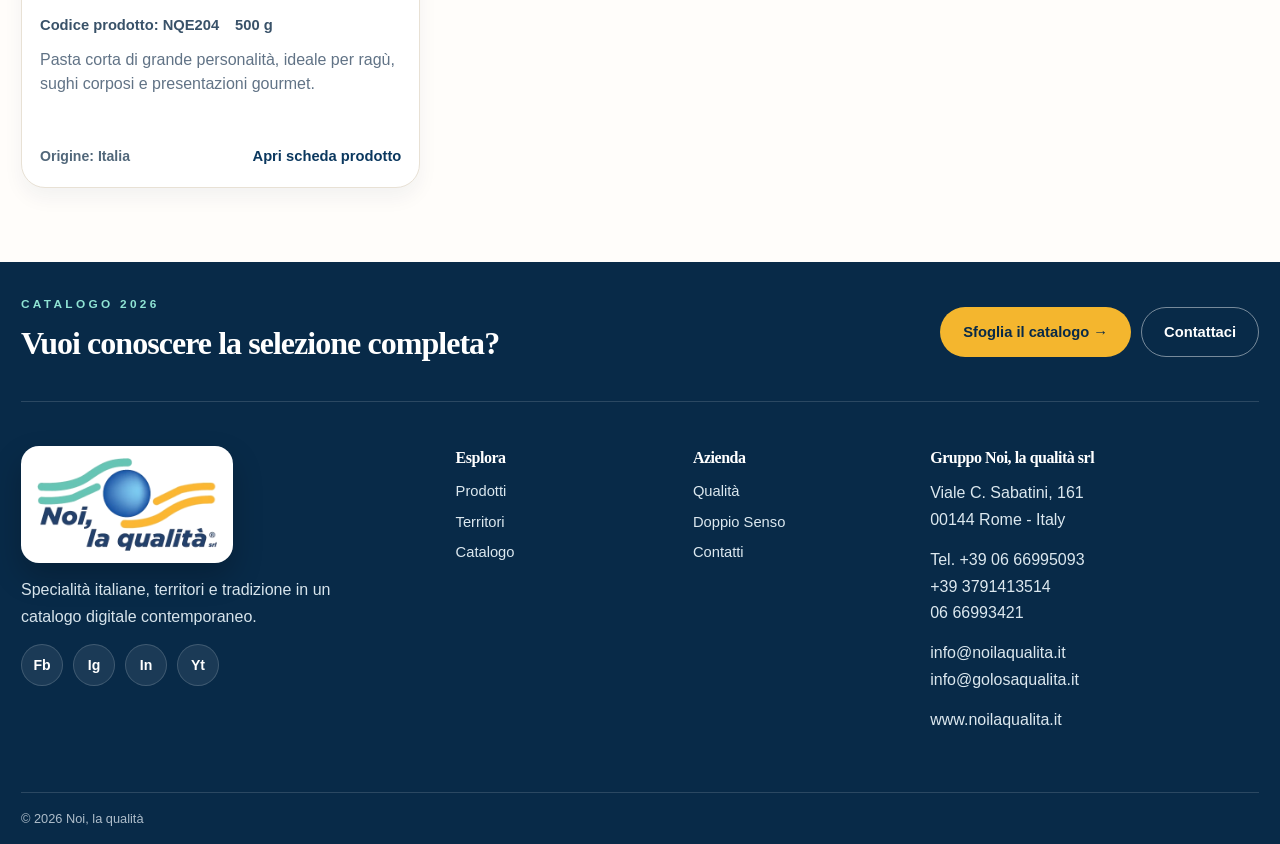
<file: product.html>
<!doctype html>
<html lang="it">
<head>
  <meta charset="utf-8">
  <meta name="viewport" content="width=device-width,initial-scale=1">
  <title>Prodotto | Noi, la qualità</title>
  <meta name="description" content="Scheda prodotto Noi, la qualità con galleria, descrizione, formato, origine e prodotti correlati.">
  <meta name="theme-color" content="#0b385f">
  <link rel="stylesheet" href="assets/style.css">

  <link rel="icon" href="assets/icons/favicon.ico" sizes="any">
  <link rel="icon" type="image/png" sizes="32x32" href="assets/icons/favicon-32x32.png">
  <link rel="apple-touch-icon" sizes="180x180" href="assets/icons/apple-touch-icon.png">
</head>
<body>

  <div class="top-note" data-i18n="topNote">Catalogo 2026 · Selezione italiana · Specialità italiane autentiche</div>
  <header class="site-header">
    <div class="container header-row">
      <a class="logo" href="index.html" aria-label="Noi, la qualità home">
        <img src="assets/images/logo-noi-la-qualita-transparent.png" alt="Noi, la qualità" width="250" height="120">
      </a>
      <nav class="main-nav" aria-label="Navigazione principale">
        <a href="index.html" data-i18n="navHome">Home</a>
        <a href="products.html" data-i18n="navProducts">Prodotti</a>
        <a href="index.html#qualita" data-i18n="navQuality">Qualità</a>
        <a href="catalog.html" data-i18n="navCatalog">Catalogo</a>
        <a href="index.html#territori" data-i18n="navTerritories">Territori</a>
        <a href="index.html#doppio" data-i18n="navDoppio">Doppio Senso</a>
        <a href="index.html#contatti" data-i18n="navContacts">Contatti</a>
      </nav>
      <div class="header-actions">
        <div class="lang-switch" aria-label="Language switch">
          <button class="lang-btn" type="button" data-lang="it">IT</button>
          <button class="lang-btn" type="button" data-lang="en">EN</button>
        </div>
        <a class="btn btn-primary" href="index.html#contatti" data-i18n="requestCatalog">Richiedi il catalogo →</a>
        <button class="menu-btn" type="button" aria-label="Apri menu" aria-expanded="false">☰</button>
      </div>
    </div>
  </header>

<main class="page-shell">
  <section class="container">
    <nav class="breadcrumbs" aria-label="Breadcrumb"><a href="index.html" data-i18n="breadcrumbHome">Home</a><span>•</span><a href="products.html" data-i18n="navProducts">Prodotti</a><span>•</span><span id="breadcrumbCurrent">Prodotto</span></nav>
    <div class="product-layout" id="productDetail">
      <div class="product-gallery-wrap">
        <img id="productMainImage" class="product-main-image" src="assets/images/spaghettoni.webp" alt="Prodotto">
        <div id="productThumbs" class="product-thumbs" aria-label="Galleria prodotto"></div>
      </div>
      <div class="product-info-wrap">
        <div id="productCategory" class="product-kicker">Categoria</div>
        <h1 id="productName">Prodotto</h1>
        <p id="productExcerpt" class="product-intro"></p>
        <div id="productSpecs" class="product-specs"></div>
        <div id="originNote" class="product-origin-note"></div>
        <div class="cta-row">
          <a class="btn btn-primary" href="products.html" data-i18n="backToCatalog">← Torna al catalogo</a>
          <a class="btn btn-outline" href="assets/Catalogo_Prodotti_2026.pdf" target="_blank" rel="noopener" data-i18n="openPdf">Apri il PDF catalogo</a>
        </div>
      </div>
    </div>
    <div class="product-copy-grid">
      <article class="product-copy-card">
        <h2 data-i18n="productIntroTitle">Descrizione</h2>
        <p id="productDescription"></p>
      </article>
      <article class="product-copy-card">
        <h2 data-i18n="detailsLabel">Dettagli</h2>
        <ul id="productDetailsList"></ul>
      </article>
    </div>
    <section class="related-section">
      <h2 data-i18n="relatedTitle">Prodotti correlati</h2>
      <div id="relatedGrid" class="catalog-grid"></div>
    </section>
  </section>
</main>

  <footer class="site-footer" id="contatti">
    <div class="container footer-cta">
      <div>
        <div class="eyebrow light" data-i18n="footerEyebrow">Catalogo 2026</div>
        <h3 data-i18n="footerTitle">Vuoi conoscere la selezione completa?</h3>
      </div>
      <div class="footer-cta-actions">
        <a class="btn btn-gold" href="catalog.html" data-i18n="browseCatalog">Sfoglia il catalogo →</a>
        <a class="btn btn-outline light-outline" href="mailto:info@noilaqualita.it" data-i18n="contactUsShort">Contattaci</a>
      </div>
    </div>
    <div class="container footer-grid">
      <div class="footer-brand">
        <div class="footer-brand-badge"><img src="assets/images/logo-noi-la-qualita-transparent.png" alt="Noi, la qualità" width="220" height="110"></div>
        <p data-i18n="footerBrandText">Specialità italiane, territori e tradizione in un catalogo digitale contemporaneo.</p>
        <div class="footer-socials" aria-label="Social media"><a href="#" aria-label="Facebook">Fb</a><a href="#" aria-label="Instagram">Ig</a><a href="#" aria-label="LinkedIn">In</a><a href="#" aria-label="YouTube">Yt</a></div>
      </div>
      <div><h4 data-i18n="footerExplore">Esplora</h4><a href="products.html" data-i18n="navProducts">Prodotti</a><a href="index.html#territori" data-i18n="navTerritories">Territori</a><a href="catalog.html" data-i18n="navCatalog">Catalogo</a></div>
      <div><h4 data-i18n="footerCompany">Azienda</h4><a href="index.html#qualita" data-i18n="navQuality">Qualità</a><a href="index.html#doppio" data-i18n="navDoppio">Doppio Senso</a><a href="index.html#contatti" data-i18n="navContacts">Contatti</a></div>
      <div><h4>Gruppo Noi, la qualità srl</h4><p>Viale C. Sabatini, 161<br>00144 Rome - Italy</p><p>Tel. +39 06 66995093<br>+39 3791413514<br>06 66993421</p><p>info@noilaqualita.it<br>info@golosaqualita.it</p><p>www.noilaqualita.it</p></div>
    </div>
    <div class="container footer-bottom"><span>© <span data-year></span> Noi, la qualità</span></div>
  </footer>
  <button class="floating-live" type="button" aria-label="Apri chat live" title="Messaggio live" aria-expanded="false"><span class="live-icon">💬</span><span class="live-dot"></span></button>
  <section class="live-chat-panel" aria-label="Assistenza live" aria-hidden="true">
    <header class="live-chat-header"><div class="live-chat-brand"><img src="assets/images/logo-noi-la-qualita-transparent.png" alt="Noi, la qualità" width="120" height="58"><div><strong>Assistenza live</strong><span>Online</span></div></div><button class="live-chat-close" type="button" aria-label="Chiudi chat">×</button></header>
    <div class="live-chat-messages" aria-live="polite"><div class="chat-message chat-ai">Ciao! Sono l’assistente virtuale di Noi, la qualità. Posso aiutarti con prodotti, catalogo, formati, territori e contatti.</div></div>
    <form class="live-chat-form"><input class="live-chat-input" type="text" autocomplete="off" placeholder="Scrivi un messaggio…" aria-label="Messaggio"><button class="live-chat-send" type="submit" aria-label="Invia">→</button></form>
    <div class="live-chat-note">L’assistente AI risponde ai primi 3 messaggi; poi la conversazione viene passata al team.</div>
  </section>

<script src="assets/data.js"></script>
<script src="assets/script.js"></script>
</body>
</html>
</file>
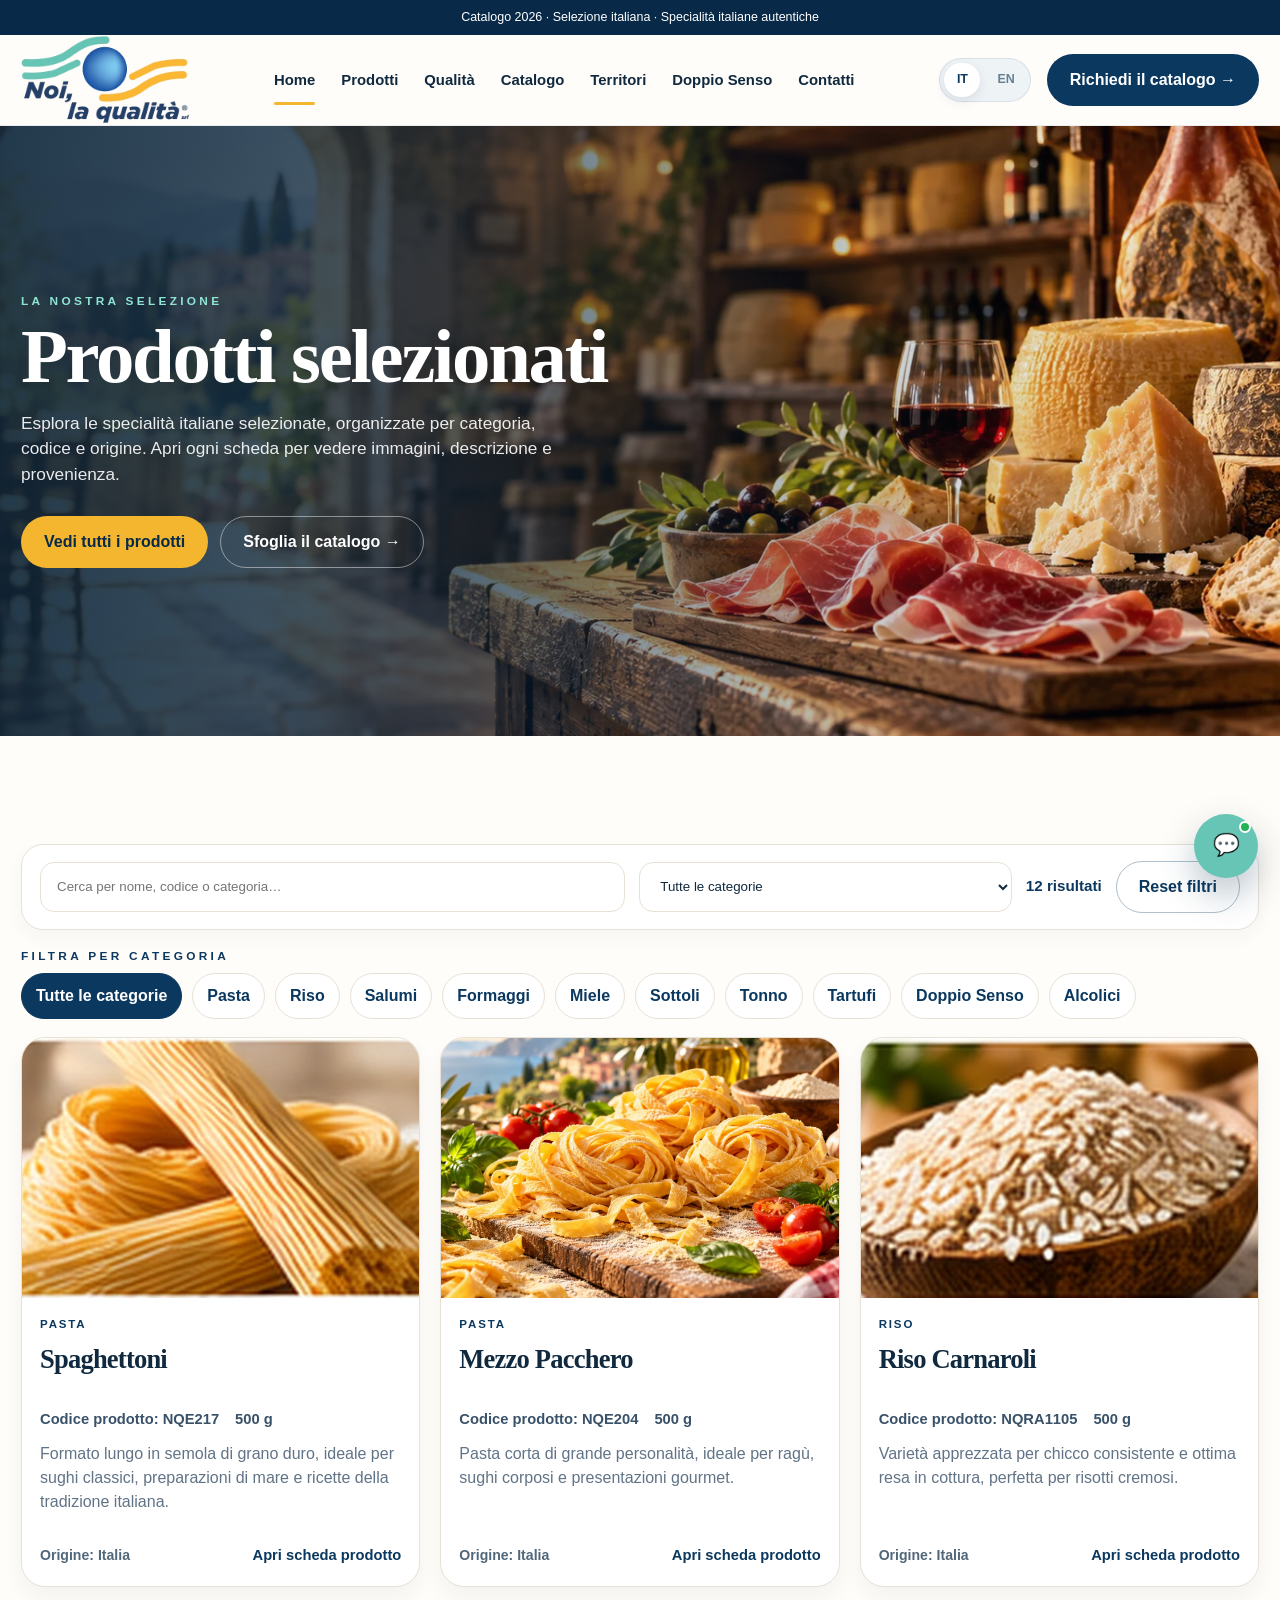
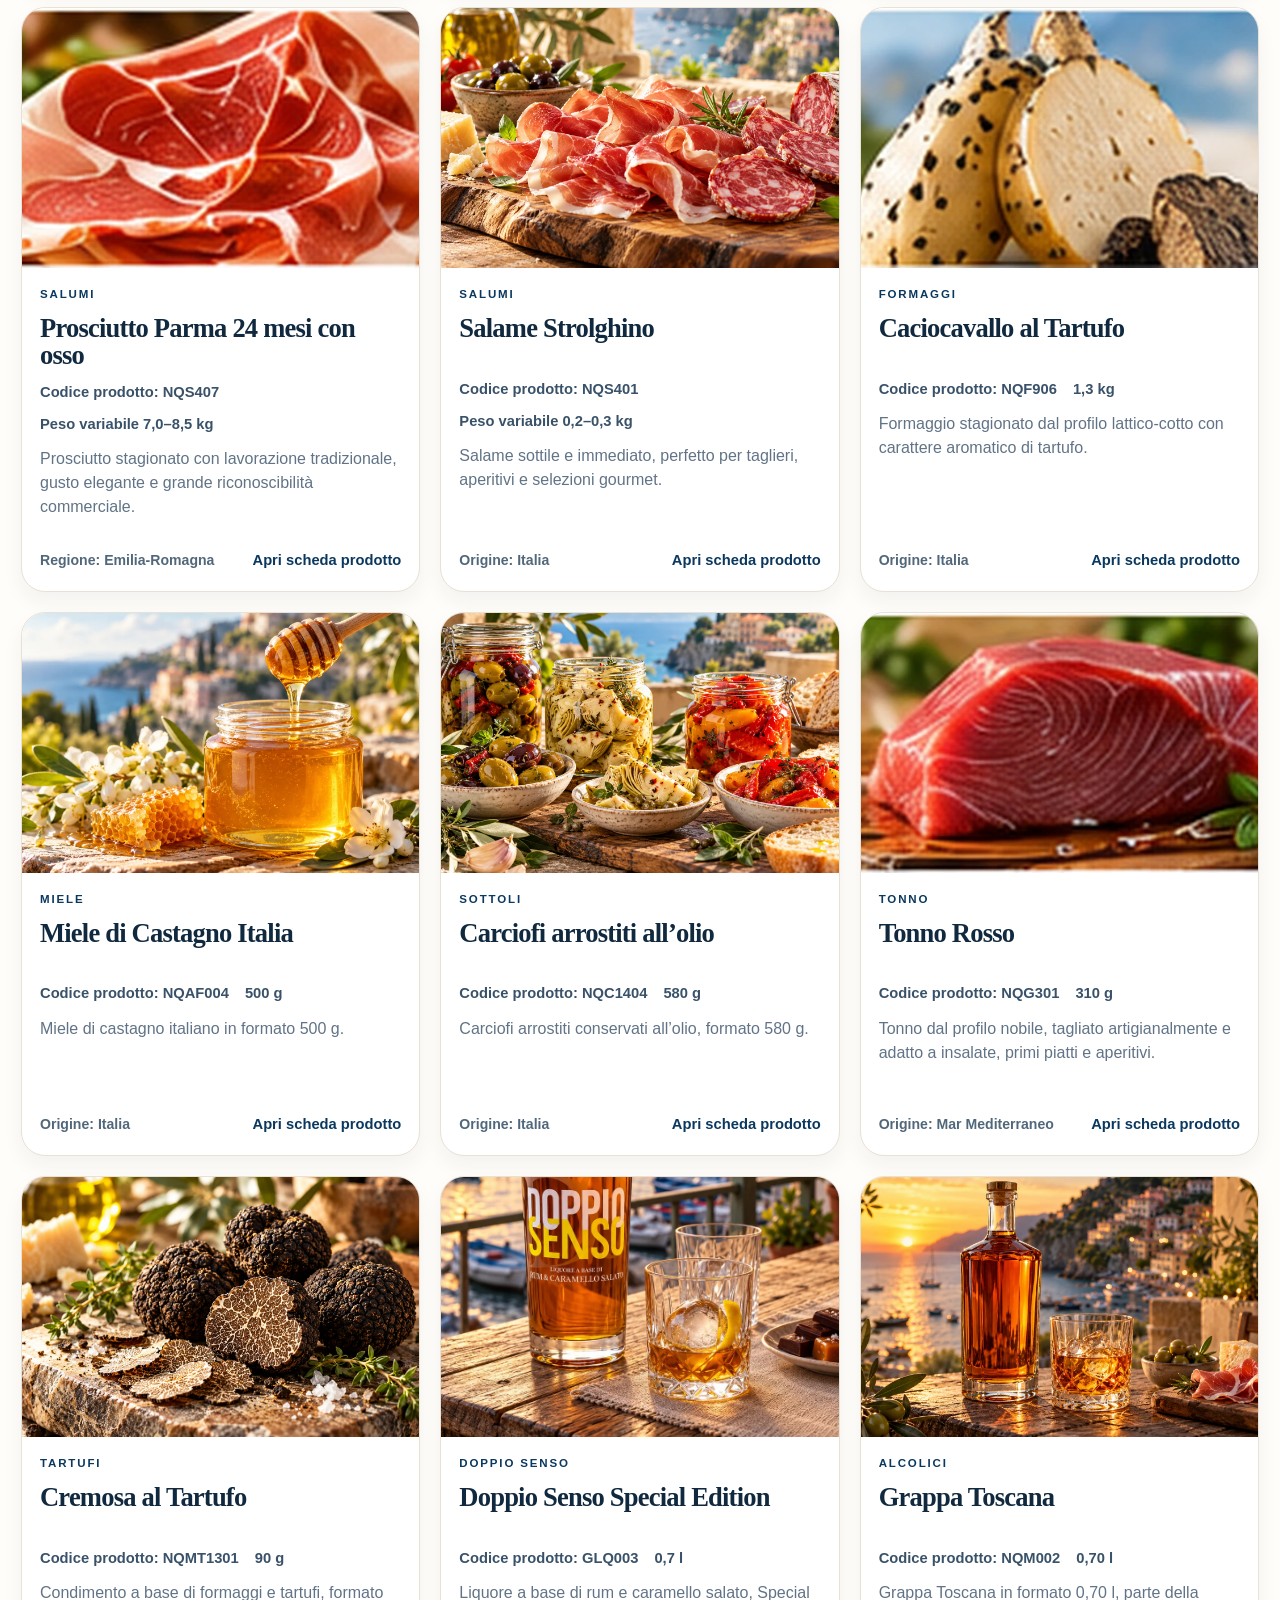
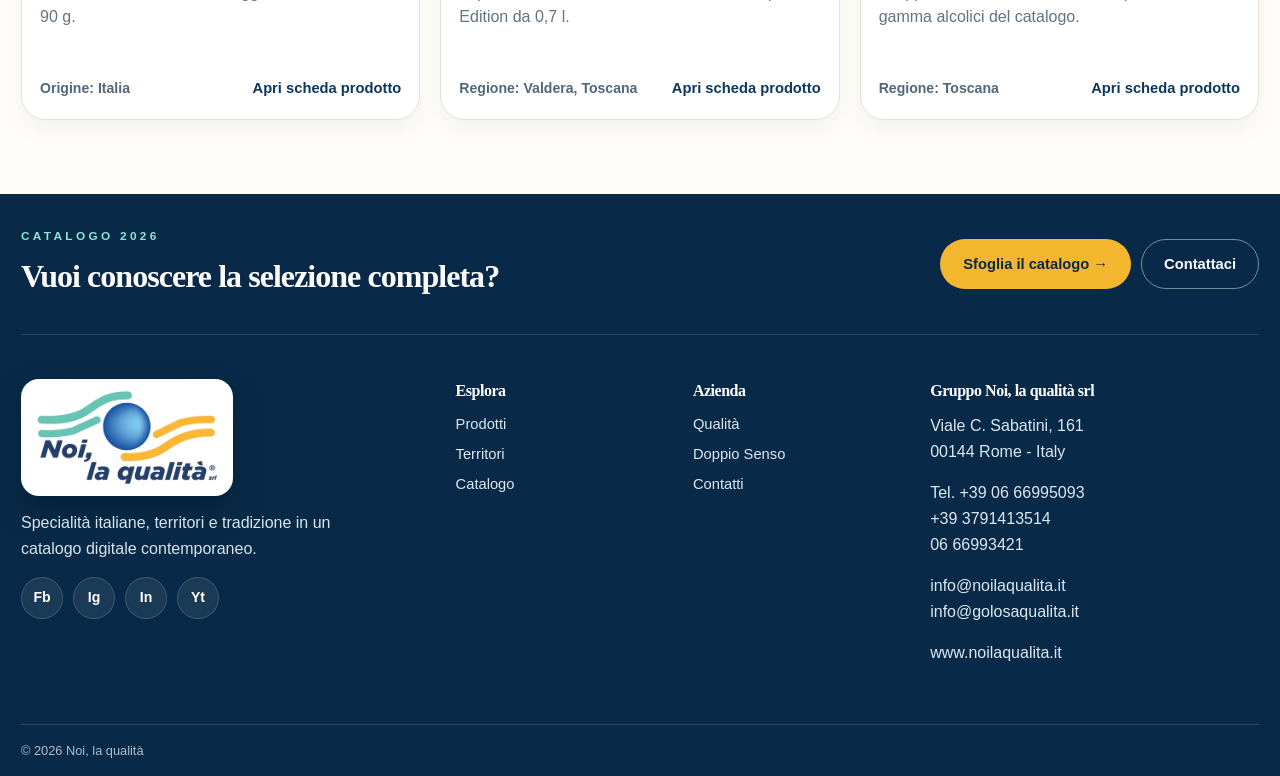
<file: products.html>
<!doctype html>
<html lang="it">
<head>
  <meta charset="utf-8">
  <meta name="viewport" content="width=device-width,initial-scale=1">
  <title>Noi, la qualità | Prodotti selezionati</title>
  <meta name="description" content="Esplora i prodotti selezionati di Noi, la qualità per categoria, codice e provenienza.">
  <meta name="theme-color" content="#0b385f">
  <link rel="stylesheet" href="assets/style.css">

  <link rel="icon" href="assets/icons/favicon.ico" sizes="any">
  <link rel="icon" type="image/png" sizes="32x32" href="assets/icons/favicon-32x32.png">
  <link rel="apple-touch-icon" sizes="180x180" href="assets/icons/apple-touch-icon.png">
</head>
<body>

  <div class="top-note" data-i18n="topNote">Catalogo 2026 · Selezione italiana · Specialità italiane autentiche</div>
  <header class="site-header">
    <div class="container header-row">
      <a class="logo" href="index.html" aria-label="Noi, la qualità home">
        <img src="assets/images/logo-noi-la-qualita-transparent.png" alt="Noi, la qualità" width="250" height="120">
      </a>
      <nav class="main-nav" aria-label="Navigazione principale">
        <a href="index.html" data-i18n="navHome">Home</a>
        <a href="products.html" data-i18n="navProducts">Prodotti</a>
        <a href="index.html#qualita" data-i18n="navQuality">Qualità</a>
        <a href="catalog.html" data-i18n="navCatalog">Catalogo</a>
        <a href="index.html#territori" data-i18n="navTerritories">Territori</a>
        <a href="index.html#doppio" data-i18n="navDoppio">Doppio Senso</a>
        <a href="index.html#contatti" data-i18n="navContacts">Contatti</a>
      </nav>
      <div class="header-actions">
        <div class="lang-switch" aria-label="Language switch">
          <button class="lang-btn" type="button" data-lang="it">IT</button>
          <button class="lang-btn" type="button" data-lang="en">EN</button>
        </div>
        <a class="btn btn-primary" href="index.html#contatti" data-i18n="requestCatalog">Richiedi il catalogo →</a>
        <button class="menu-btn" type="button" aria-label="Apri menu" aria-expanded="false">☰</button>
      </div>
    </div>
  </header>

<main class="products-page">
  <section class="products-hero" aria-label="Prodotti selezionati">
    <div class="products-hero-bg" aria-hidden="true"></div>
    <div class="products-hero-shade" aria-hidden="true"></div>
    <div class="container products-hero-inner">
      <div class="products-hero-copy">
        <div class="eyebrow light" data-i18n="productsPageEyebrow">La nostra selezione</div>
        <h1 data-i18n="productsPageTitle">Prodotti selezionati</h1>
        <p data-i18n="productsPageText">Esplora le specialità italiane selezionate, organizzate per categoria, codice e origine. Apri ogni scheda per vedere immagini, descrizione e provenienza.</p>
        <div class="inline-actions">
          <a class="btn btn-gold" href="#product-browser" data-i18n="viewAll">Vedi tutti i prodotti</a>
          <a class="btn btn-outline light-outline" href="catalog.html" data-i18n="browseCatalog">Sfoglia il catalogo →</a>
        </div>
      </div>
    </div>
  </section>

  <section class="section" id="product-browser">
    <div class="container catalog-controls">
      <div class="controls-bar">
        <input id="catalogSearch" class="field" type="search" data-i18n-placeholder="searchPlaceholder" placeholder="Cerca per nome, codice o categoria…">
        <select id="catalogCategory" class="field"></select>
        <span id="catalogCount" class="result-count">0 risultati</span>
        <button id="resetFilters" class="btn btn-outline" type="button" data-i18n="resetFilters">Reset filtri</button>
      </div>
      <div>
        <div class="eyebrow" data-i18n="quickFilterTitle">Filtra per categoria</div>
        <div id="quickFilters" class="filter-chip-row"></div>
      </div>
      <div id="catalogGrid" class="catalog-grid"></div>
    </div>
  </section>
</main>

  <footer class="site-footer" id="contatti">
    <div class="container footer-cta">
      <div>
        <div class="eyebrow light" data-i18n="footerEyebrow">Catalogo 2026</div>
        <h3 data-i18n="footerTitle">Vuoi conoscere la selezione completa?</h3>
      </div>
      <div class="footer-cta-actions">
        <a class="btn btn-gold" href="catalog.html" data-i18n="browseCatalog">Sfoglia il catalogo →</a>
        <a class="btn btn-outline light-outline" href="mailto:info@noilaqualita.it" data-i18n="contactUsShort">Contattaci</a>
      </div>
    </div>
    <div class="container footer-grid">
      <div class="footer-brand">
        <div class="footer-brand-badge"><img src="assets/images/logo-noi-la-qualita-transparent.png" alt="Noi, la qualità" width="220" height="110"></div>
        <p data-i18n="footerBrandText">Specialità italiane, territori e tradizione in un catalogo digitale contemporaneo.</p>
        <div class="footer-socials" aria-label="Social media"><a href="#" aria-label="Facebook">Fb</a><a href="#" aria-label="Instagram">Ig</a><a href="#" aria-label="LinkedIn">In</a><a href="#" aria-label="YouTube">Yt</a></div>
      </div>
      <div><h4 data-i18n="footerExplore">Esplora</h4><a href="products.html" data-i18n="navProducts">Prodotti</a><a href="index.html#territori" data-i18n="navTerritories">Territori</a><a href="catalog.html" data-i18n="navCatalog">Catalogo</a></div>
      <div><h4 data-i18n="footerCompany">Azienda</h4><a href="index.html#qualita" data-i18n="navQuality">Qualità</a><a href="index.html#doppio" data-i18n="navDoppio">Doppio Senso</a><a href="index.html#contatti" data-i18n="navContacts">Contatti</a></div>
      <div><h4>Gruppo Noi, la qualità srl</h4><p>Viale C. Sabatini, 161<br>00144 Rome - Italy</p><p>Tel. +39 06 66995093<br>+39 3791413514<br>06 66993421</p><p>info@noilaqualita.it<br>info@golosaqualita.it</p><p>www.noilaqualita.it</p></div>
    </div>
    <div class="container footer-bottom"><span>© <span data-year></span> Noi, la qualità</span></div>
  </footer>
  <button class="floating-live" type="button" aria-label="Apri chat live" title="Messaggio live" aria-expanded="false"><span class="live-icon">💬</span><span class="live-dot"></span></button>
  <section class="live-chat-panel" aria-label="Assistenza live" aria-hidden="true">
    <header class="live-chat-header"><div class="live-chat-brand"><img src="assets/images/logo-noi-la-qualita-transparent.png" alt="Noi, la qualità" width="120" height="58"><div><strong>Assistenza live</strong><span>Online</span></div></div><button class="live-chat-close" type="button" aria-label="Chiudi chat">×</button></header>
    <div class="live-chat-messages" aria-live="polite"><div class="chat-message chat-ai">Ciao! Sono l’assistente virtuale di Noi, la qualità. Posso aiutarti con prodotti, catalogo, formati, territori e contatti.</div></div>
    <form class="live-chat-form"><input class="live-chat-input" type="text" autocomplete="off" placeholder="Scrivi un messaggio…" aria-label="Messaggio"><button class="live-chat-send" type="submit" aria-label="Invia">→</button></form>
    <div class="live-chat-note">L’assistente AI risponde ai primi 3 messaggi; poi la conversazione viene passata al team.</div>
  </section>

<script src="assets/data.js"></script>
<script src="assets/script.js"></script>
</body>
</html>
</file>
<file: assets/style.css>
:root{
  --navy:#0b385f;
  --navy-dark:#082a48;
  --gold:#f4b62e;
  --teal:#56c1b0;
  --paper:#fffdfa;
  --cream:#f6f1e8;
  --text:#10293f;
  --muted:#617386;
  --line:#e8e1d5;
  --shadow:0 18px 50px rgba(8,42,72,.10);
  --radius:24px;
  --container:min(1380px, calc(100% - 42px));
}
*{box-sizing:border-box}
html{scroll-behavior:smooth}
body{margin:0;font-family:Inter,Arial,Helvetica,sans-serif;background:var(--paper);color:var(--text);line-height:1.5}
img{display:block;max-width:100%}
a{text-decoration:none;color:inherit}
button{font:inherit}
.container{width:var(--container);margin:auto}
h1,h2,h3,h4{font-family:Georgia,"Times New Roman",serif;margin:0;letter-spacing:-.03em}
.eyebrow{font-size:.74rem;text-transform:uppercase;letter-spacing:.28em;font-weight:800;color:var(--navy)}
.eyebrow.light{color:#8fe4d4}
.top-note{background:var(--navy-dark);color:#fff;text-align:center;padding:8px 16px;font-size:.78rem}
.site-header{position:sticky;top:0;z-index:60;background:rgba(255,253,250,.94);backdrop-filter:blur(16px);border-bottom:1px solid rgba(11,56,95,.08)}
.header-row{height:90px;display:flex;align-items:center;gap:26px}
.logo img{width:168px;height:auto}
.main-nav{display:flex;align-items:center;gap:26px;flex:1;justify-content:center;font-weight:700;font-size:.93rem}
.main-nav a{position:relative}
.main-nav a:first-child::after{content:"";position:absolute;left:0;right:0;bottom:-14px;height:3px;border-radius:6px;background:var(--gold)}
.header-actions{display:flex;align-items:center;gap:16px}
.lang-switch{display:flex;align-items:center;gap:6px;padding:4px;border-radius:999px;background:#eef3f6;border:1px solid rgba(11,56,95,.10)}
.lang-btn{border:0;background:transparent;color:#688093;padding:7px 11px;border-radius:999px;font-size:.78rem;font-weight:800;cursor:pointer;transition:.2s ease}
.lang-btn.is-active{background:#fff;color:var(--navy);box-shadow:0 4px 12px rgba(8,42,72,.10)}
.btn{display:inline-flex;align-items:center;justify-content:center;gap:8px;padding:13px 22px;border-radius:999px;border:1px solid transparent;font-weight:800;transition:.25s ease;white-space:nowrap}
.btn:hover{transform:translateY(-2px)}
.btn-primary{background:var(--navy);color:#fff}
.btn-gold{background:var(--gold);color:var(--navy-dark)}
.btn-outline{background:#fff;color:var(--navy);border-color:#afbfcb}
.light-outline{background:transparent;border-color:rgba(255,255,255,.45);color:#fff}
.menu-btn{display:none;border:0;background:none;font-size:1.6rem;color:var(--navy)}

.hero{position:relative;min-height:620px;overflow:hidden;background:var(--navy-dark)}
.hero-slider{position:absolute;inset:0}
.hero-slide{position:absolute;inset:0;width:100%;height:100%;object-fit:cover;opacity:0;transform:scale(1.06);transition:opacity 1s ease, transform 7s ease}
.hero-slide.is-active{opacity:1;transform:scale(1)}
.hero-overlay{position:absolute;inset:0;background:linear-gradient(90deg,rgba(8,26,44,.50) 0%, rgba(8,26,44,.30) 24%, rgba(8,26,44,.10) 54%, rgba(8,26,44,0) 74%)}
.hero-inner{position:relative;z-index:2;display:flex;justify-content:space-between;align-items:center;min-height:620px;padding:72px 0 50px}
.hero-copy{max-width:640px;color:#fff}
.hero-copy .eyebrow{color:#e2eff7}
.hero-copy h1{font-size:clamp(4rem,6vw,6.9rem);line-height:.88;margin:12px 0 18px;color:#fff;text-shadow:0 10px 26px rgba(0,0,0,.22)}
.hero-copy .dot{color:var(--gold)}
.hero-copy p{font-size:1.08rem;line-height:1.72;color:rgba(255,255,255,.96);max-width:600px;margin:0 0 28px;text-shadow:0 2px 10px rgba(0,0,0,.18)}
.hero-actions-bar{display:flex;gap:12px;flex-wrap:wrap}
.hero .btn-outline{background:rgba(255,255,255,.10);backdrop-filter:blur(8px);color:#fff;border-color:rgba(255,255,255,.52)}
.hero .btn-outline:hover{background:rgba(255,255,255,.18)}
.hero-points{display:flex;gap:16px;flex-wrap:wrap;margin-top:28px}
.hero-points span{display:inline-flex;align-items:center;gap:8px;padding:9px 14px;border-radius:999px;background:rgba(255,255,255,.10);backdrop-filter:blur(10px);font-size:.85rem;font-weight:700;color:#fff;border:1px solid rgba(255,255,255,.24)}
.hero-dots{display:flex;gap:10px;align-items:center}
.dot-btn{width:12px;height:12px;border-radius:50%;border:0;background:rgba(255,255,255,.48);box-shadow:0 0 0 1px rgba(255,255,255,.28) inset;cursor:pointer}
.dot-btn.is-active{background:var(--gold)}

.section{padding:74px 0}
.section-cream{background:var(--cream)}
.section-head{display:flex;align-items:flex-end;justify-content:space-between;gap:20px;margin-bottom:24px}
.section-head h2{font-size:clamp(2.4rem,4vw,4.1rem);line-height:.95}
.section-intro{max-width:520px;color:var(--muted);margin:0}
.section-link{font-weight:800;color:var(--navy);font-size:.92rem}
.underline{width:40px;height:4px;background:var(--gold);border-radius:99px;margin-top:8px}

.category-grid{display:grid;grid-template-columns:repeat(5,1fr);gap:14px}
.category-card{position:relative;min-height:218px;border-radius:18px;overflow:hidden;box-shadow:0 12px 28px rgba(8,42,72,.11)}
.category-card img{width:100%;height:100%;object-fit:cover;transition:transform .45s ease}
.category-card::after{content:"";position:absolute;inset:0;background:linear-gradient(180deg,rgba(0,0,0,0) 40%,rgba(0,0,0,.75) 100%)}
.category-card:hover img{transform:scale(1.05)}
.category-label{position:absolute;left:14px;right:14px;bottom:12px;z-index:2;display:flex;align-items:center;justify-content:space-between;color:#fff;font-family:Georgia,"Times New Roman",serif;font-size:1.05rem}
.category-label i{width:28px;height:28px;border-radius:50%;border:1px solid rgba(255,255,255,.8);display:grid;place-items:center;font-style:normal;font-family:Arial,sans-serif}

.featured-head{align-items:flex-end}
.featured-grid{display:grid;grid-template-columns:repeat(4,1fr);gap:18px}
.featured-card{background:#fff;border-radius:20px;overflow:hidden;border:1px solid var(--line);box-shadow:0 8px 18px rgba(8,42,72,.05)}
.featured-card img{width:100%;height:240px;object-fit:cover}
.featured-body{padding:18px 18px 20px}
.featured-body .tag,.mini-tag{display:block;font-size:.7rem;letter-spacing:.16em;text-transform:uppercase;font-weight:850;color:var(--navy);margin-bottom:8px}
.featured-body h3{font-size:1.38rem;line-height:1.08;margin-bottom:6px}
.featured-body p,.mini-card p{margin:0;color:#3e566b;font-weight:600}
.featured-body small{display:block;margin-top:12px;color:var(--muted)}
.mini-row{display:grid;grid-template-columns:1fr 1fr auto;gap:16px;align-items:center;margin-top:18px}
.mini-card{display:grid;grid-template-columns:110px 1fr;gap:14px;align-items:center;padding:10px;border-radius:20px;background:#fff;border:1px solid var(--line)}
.mini-card img{width:110px;height:86px;object-fit:cover;border-radius:12px}
.mini-card h3{font-size:1.5rem;line-height:1.05;margin:2px 0 4px}

.values-layout{display:grid;grid-template-columns:.9fr 1.1fr;gap:36px;align-items:start}
.values-copy h2{font-size:clamp(2.8rem,4.5vw,4.6rem);line-height:.94;margin:10px 0 16px}
.values-copy p{color:var(--muted);max-width:430px}
.text-link{display:inline-block;margin-top:10px;font-weight:850;color:var(--navy)}
.values-grid{display:grid;gap:14px}
.values-grid-three{grid-template-columns:1.05fr .95fr;grid-template-rows:200px 200px}
.value-card{position:relative;border-radius:22px;overflow:hidden;min-height:200px;background:#d9e8ef;box-shadow:var(--shadow);margin:0}
.value-card-large{grid-row:1 / span 2}
.value-card img{width:100%;height:100%;object-fit:cover}
.value-card::after{content:"";position:absolute;inset:0;background:linear-gradient(180deg,rgba(0,0,0,.02) 28%,rgba(0,0,0,.74) 100%)}
.value-card figcaption{position:absolute;left:16px;right:16px;bottom:16px;z-index:2;color:#fff}
.value-card figcaption b{display:block;font-family:Georgia,"Times New Roman",serif;font-size:1.3rem;margin-bottom:4px}
.value-card figcaption span{font-size:.9rem;line-height:1.35}

.split-card{display:grid;grid-template-columns:.78fr 1.22fr;gap:0;align-items:stretch;background:#fff;border:1px solid var(--line);border-radius:28px;overflow:hidden;box-shadow:0 12px 35px rgba(8,42,72,.06)}
.split-card-reverse{grid-template-columns:1.08fr .92fr}
.split-copy{padding:56px 50px;display:flex;flex-direction:column;justify-content:center}
.split-copy h2{font-size:clamp(3rem,5vw,5.6rem);line-height:.9;margin:12px 0 18px}
.split-copy p{color:var(--muted);margin:0 0 20px;max-width:520px}
.split-media{min-height:500px}
.split-media img{width:100%;height:100%;object-fit:cover}

.catalog-card{position:relative;min-height:510px;overflow:hidden;border:1px solid var(--line);border-radius:28px;box-shadow:0 12px 35px rgba(8,42,72,.06);background:#eee}
.catalog-card .split-media{position:absolute;inset:0;min-height:0}
.catalog-card .split-media img{width:100%;height:100%;object-fit:cover;object-position:56% center}
.refined-catalog-card::after{content:"";position:absolute;inset:0;background:linear-gradient(90deg,rgba(246,241,232,.92) 0%,rgba(246,241,232,.75) 20%,rgba(246,241,232,.34) 42%,rgba(246,241,232,.05) 62%,rgba(246,241,232,0) 100%)}
.overlay-copy{position:relative;z-index:2;min-height:510px;max-width:540px;padding:54px 54px 48px;background:transparent}
.overlay-copy h2{max-width:420px}
.overlay-copy p{max-width:430px;color:#455d71}

.roots-layout{display:grid;grid-template-columns:1.03fr .97fr;gap:46px;align-items:center}
.roots-media img{width:100%;border-radius:26px;box-shadow:0 12px 34px rgba(8,42,72,.08)}
.roots-copy h2{font-size:clamp(2.8rem,4.5vw,4.7rem);line-height:.92;margin:10px 0 16px}
.roots-copy p{max-width:520px;color:var(--muted);margin:0 0 20px}
.pill-row{display:flex;flex-wrap:wrap;gap:8px;margin:4px 0 22px}
.pill-row span{padding:8px 12px;border:1px solid var(--line);border-radius:999px;background:#fff;font-size:.78rem;font-weight:700}

.card-surface{background:#fff;border:1px solid var(--line);border-radius:28px;box-shadow:0 12px 35px rgba(8,42,72,.06)}
.bottle-showcase{display:grid;grid-template-columns:.72fr 1.28fr;gap:20px;align-items:stretch}
.equal-card{display:flex;flex-direction:column;height:100%}
.bottle-single,.bottle-range{padding:28px}
.bottle-single h2,.bottle-range h2{font-size:clamp(2.1rem,3vw,3rem);line-height:.98;margin:10px 0 12px}
.bottle-single p,.bottle-range p{color:var(--muted);margin:0 0 14px;max-width:620px}
.bottle-single img,.bottle-range img{width:100%;border-radius:20px;background:#fbf8f2}
.bottle-single img{margin-top:auto}

.distribution-section{position:relative;min-height:360px;overflow:hidden;padding:0}
.distribution-bg,.distribution-overlay{position:absolute;inset:0}
.distribution-bg img{width:100%;height:100%;object-fit:cover}
.distribution-overlay{background:linear-gradient(90deg,rgba(8,42,72,.88) 0%,rgba(8,42,72,.78) 42%,rgba(8,42,72,.64) 100%)}
.distribution-content{position:relative;z-index:2;min-height:360px;display:grid;grid-template-columns:1.2fr .8fr;gap:30px;align-items:center;color:#fff;padding:54px 0}
.distribution-content h2{font-size:clamp(3rem,5vw,5.2rem);line-height:.9;margin:12px 0 16px}
.distribution-content p{max-width:650px;color:#dce7ee;margin:0}
.distribution-actions{display:grid;gap:12px;justify-items:start}
.distribution-meta{font-size:.92rem;line-height:1.6;color:#deebf2}

.site-footer{background:var(--navy-dark);color:#dce8ef;margin-top:0}
.footer-cta{display:flex;align-items:center;justify-content:space-between;gap:30px;padding:34px 0;border-bottom:1px solid rgba(255,255,255,.14)}
.footer-cta h3{font-size:2rem;color:#fff;margin-top:6px}
.footer-cta-actions{display:flex;gap:10px;flex-wrap:wrap}
.footer-grid{display:grid;grid-template-columns:1.2fr .6fr .6fr 1fr;gap:40px;padding:44px 0}
.footer-brand img{width:160px;height:auto}
.site-footer h4{font-size:1rem;color:#fff;margin-bottom:10px}
.site-footer a{display:block;margin:8px 0;font-size:.92rem}
.site-footer p{margin:0 0 14px;line-height:1.65}
.footer-bottom{display:flex;justify-content:space-between;gap:20px;flex-wrap:wrap;padding:16px 0;border-top:1px solid rgba(255,255,255,.14);font-size:.8rem;color:#aebdca}
.footer-brand-badge{display:inline-flex;align-items:center;justify-content:center;background:#fff;border-radius:18px;padding:12px 16px;box-shadow:0 14px 30px rgba(0,0,0,.22);margin-bottom:14px}
.footer-brand-badge img{width:180px;height:auto}
.footer-socials{display:flex;gap:10px;flex-wrap:wrap;margin-top:14px}
.footer-socials a{width:42px;height:42px;border-radius:50%;display:grid;place-items:center;background:rgba(255,255,255,.08);border:1px solid rgba(255,255,255,.16);color:#fff;font-size:.88rem;font-weight:800;margin:0}
.footer-socials a:hover{background:rgba(255,255,255,.16)}
.footer-brand p{max-width:320px;color:#d7e4ec}



.hero-copy .btn{box-shadow:0 12px 26px rgba(0,0,0,.12)}
.catalog-card .btn-primary{box-shadow:0 14px 34px rgba(8,42,72,.18)}

@media (max-width: 1100px){
  .main-nav{gap:18px}
  .category-grid{grid-template-columns:repeat(3,1fr)}
  .featured-grid{grid-template-columns:repeat(2,1fr)}
  .mini-row{grid-template-columns:1fr 1fr}
  .mini-cta{grid-column:1 / -1;justify-self:start}
  .values-layout,.roots-layout,.bottle-showcase,.distribution-content,.footer-grid{grid-template-columns:1fr}
  .values-grid-three{grid-template-columns:1fr 1fr}
  .value-card-large{grid-row:auto}
  .catalog-card{min-height:540px}
  .split-media{min-height:380px}
  .overlay-copy{max-width:100%;padding-right:42px}
}

@media (max-width: 820px){
  .header-row{height:76px}
  .logo img{width:142px}
  .menu-btn{display:block}
  .header-actions .btn{display:none}
  .lang-switch{display:flex}
  .main-nav{display:none;position:absolute;top:76px;left:18px;right:18px;background:#fff;border:1px solid var(--line);border-radius:20px;box-shadow:var(--shadow);padding:18px;flex-direction:column;align-items:flex-start;justify-content:flex-start}
  .main-nav.is-open{display:flex}
  .hero,.hero-inner{min-height:640px}
  .hero-overlay{background:linear-gradient(180deg,rgba(8,26,44,.56) 0%,rgba(8,26,44,.32) 42%,rgba(8,26,44,.08) 100%)}
  .hero-inner{align-items:flex-start;padding-top:42px}
  .hero-dots{position:absolute;left:0;bottom:24px}
  .refined-catalog-card::after{background:linear-gradient(180deg,rgba(246,241,232,.90) 0%,rgba(246,241,232,.74) 30%,rgba(246,241,232,.28) 62%,rgba(246,241,232,.08) 100%)}
  .overlay-copy{min-height:540px;padding:40px 28px 32px}
  .distribution-content{min-height:340px;padding:42px 0}
}

@media (max-width: 680px){
  :root{--container:min(100% - 28px,1380px)}
  .top-note{font-size:.68rem}
  .hero{min-height:590px}
  .hero-inner{min-height:590px;padding-bottom:32px}
  .hero-copy h1{font-size:3.5rem}
  .hero-copy p{font-size:.98rem}
  .hero-actions-bar{flex-direction:column;align-items:flex-start}
  .hero-points{display:none}
  .section{padding:48px 0}
  .section-head{align-items:flex-start;flex-direction:column}
  .section-head h2{font-size:2.2rem}
  .category-grid{grid-template-columns:repeat(2,1fr);gap:10px}
  .category-card{min-height:156px}
  .featured-grid,.mini-row,.values-grid-three,.footer-grid{grid-template-columns:1fr}
  .mini-card{grid-template-columns:94px 1fr}
  .mini-card img{width:94px;height:78px}
  .values-copy h2,.roots-copy h2,.overlay-copy h2,.distribution-content h2{font-size:3rem}
  .overlay-copy{padding:34px 22px 28px;min-height:560px}
  .catalog-card .split-media img{object-position:62% center}
  .bottle-single,.bottle-range{padding:20px}
  .footer-cta{flex-direction:column;align-items:flex-start}
  .footer-cta h3{font-size:1.6rem}
  .floating-live{right:14px;bottom:14px;width:60px;height:60px}
}


/* V12 catalog split clean */
.catalog-split-section{padding:36px 0 22px;background:transparent}
.catalog-split-layout{display:grid;grid-template-columns:minmax(320px,420px) minmax(0,1fr);align-items:center;gap:42px}
.catalog-split-copy{position:relative;z-index:2;max-width:420px;display:flex;flex-direction:column;justify-content:center;padding:8px 0}
.catalog-split-copy .eyebrow{margin-bottom:10px}
.catalog-split-copy h2{font-size:clamp(3rem,5vw,4.9rem);line-height:.92;margin:0 0 16px;max-width:380px}
.catalog-split-copy p{max-width:390px;margin:0 0 22px;color:#4e6172;font-size:1.02rem;line-height:1.65}
.catalog-split-copy .btn{box-shadow:0 12px 28px rgba(8,42,72,.16)}
.catalog-split-media{justify-self:end;width:min(100%,920px);height:auto;min-height:0;display:flex;align-items:center;justify-content:flex-end;overflow:visible}
.catalog-split-media img{width:100%;height:auto;display:block;object-fit:contain;object-position:center right;border-radius:22px;box-shadow:0 16px 34px rgba(8,42,72,.10);background:transparent}

@media (max-width:1180px){
  .catalog-split-layout{grid-template-columns:minmax(290px,380px) minmax(0,1fr);gap:24px}
  .catalog-split-copy h2{font-size:clamp(2.7rem,4.8vw,4.3rem);max-width:340px}
}
@media (max-width:900px){
  .catalog-split-section{padding:28px 0 10px}
  .catalog-split-layout{grid-template-columns:1fr;gap:18px}
  .catalog-split-copy{max-width:100%;order:1}
  .catalog-split-copy h2,.catalog-split-copy p{max-width:100%}
  .catalog-split-media{order:2;justify-self:stretch;width:100%}
}
@media (max-width:680px){
  .catalog-split-copy h2{font-size:3rem}
  .catalog-split-media img{border-radius:18px}
}


/* Interactive live chat */
.floating-live{position:fixed;right:22px;bottom:22px;z-index:90;width:64px;height:64px;border-radius:50%;display:grid;place-items:center;border:0;background:var(--navy);color:#fff;box-shadow:0 16px 36px rgba(8,42,72,.28);cursor:pointer;transition:.2s ease}
.floating-live:hover{transform:translateY(-2px) scale(1.02)}
.live-icon{font-size:1.5rem;line-height:1}
.live-dot{position:absolute;right:7px;top:7px;width:12px;height:12px;background:#32c36c;border:2px solid #fff;border-radius:50%}
.live-chat-panel{position:fixed;right:22px;bottom:98px;z-index:89;width:min(380px,calc(100vw - 28px));height:520px;background:#fff;border:1px solid rgba(11,56,95,.10);border-radius:24px;box-shadow:0 24px 70px rgba(8,42,72,.24);display:flex;flex-direction:column;overflow:hidden;opacity:0;visibility:hidden;transform:translateY(12px) scale(.98);transition:.22s ease}
.live-chat-panel.is-open{opacity:1;visibility:visible;transform:translateY(0) scale(1)}
.live-chat-header{display:flex;align-items:center;justify-content:space-between;gap:12px;padding:14px 16px;background:var(--navy-dark);color:#fff}
.live-chat-brand{display:flex;align-items:center;gap:10px}
.live-chat-brand img{width:72px;height:auto;background:#fff;border-radius:10px;padding:5px}
.live-chat-brand strong{display:block;font-size:.96rem}
.live-chat-brand span{display:block;font-size:.74rem;color:#95dbc8;margin-top:1px}
.live-chat-close{border:0;background:rgba(255,255,255,.10);color:#fff;width:32px;height:32px;border-radius:50%;font-size:1.4rem;cursor:pointer}
.live-chat-messages{flex:1;overflow:auto;padding:16px;background:#f7f4ee;display:flex;flex-direction:column;gap:10px}
.chat-message{max-width:84%;padding:10px 13px;border-radius:16px;font-size:.9rem;line-height:1.45;box-shadow:0 4px 12px rgba(8,42,72,.05)}
.chat-ai{align-self:flex-start;background:#fff;color:var(--text);border-bottom-left-radius:5px}
.chat-user{align-self:flex-end;background:var(--navy);color:#fff;border-bottom-right-radius:5px}
.chat-handoff{align-self:flex-start;background:#fff5cf;color:#604b00;border:1px solid #efd780}
.live-chat-form{display:grid;grid-template-columns:1fr auto;gap:8px;padding:12px;border-top:1px solid var(--line);background:#fff}
.live-chat-input{width:100%;border:1px solid #cfd9e1;border-radius:999px;padding:11px 14px;font:inherit;outline:none}
.live-chat-input:focus{border-color:var(--navy)}
.live-chat-send{width:44px;height:44px;border:0;border-radius:50%;background:var(--gold);color:var(--navy-dark);font-size:1.2rem;font-weight:900;cursor:pointer}
.live-chat-note{padding:0 14px 12px;background:#fff;color:#768695;font-size:.72rem;line-height:1.35}

@media (max-width:900px){
  .catalog-split-media{min-height:0}
  .catalog-split-media img{height:auto}
}
@media (max-width:680px){
  .catalog-split-media{min-height:0}
  .catalog-split-media img{height:auto}
  .floating-live{right:14px;bottom:14px;width:58px;height:58px}
  .live-chat-panel{right:14px;bottom:84px;height:min(500px,72vh)}
}

/* Catalog image full-view correction */
.catalog-split-media{position:relative}
.catalog-split-media::before{content:"";position:absolute;inset:5% -1% 5% 4%;background:linear-gradient(90deg,rgba(246,241,232,.18),rgba(246,241,232,0));filter:blur(18px);z-index:-1;pointer-events:none}
@media (max-width:1180px){.catalog-split-layout{gap:30px}}
@media (max-width:900px){.catalog-split-layout{gap:20px}.catalog-split-media{justify-self:stretch}.catalog-split-media img{object-position:center}}

/* V12 brand mark placement refinements */
.title-with-brand{display:flex;align-items:flex-end;gap:18px;flex-wrap:wrap}
.section-brand-mark{display:block;height:auto;object-fit:contain}
.categories-brand-mark{width:128px;transform:translateY(-2px)}
.approach-brand-mark{width:150px;margin:14px 0 8px;opacity:.98}
.bottle-brand-mark{width:150px;max-width:42%;margin:2px 0 14px;align-self:flex-start;background:transparent!important;border-radius:0!important;box-shadow:none!important}
.values-copy .text-link{margin-top:4px}

/* Keep product image rules from affecting the logo mark */
.bottle-range > img:not(.bottle-brand-mark){width:100%;border-radius:20px;background:#fbf8f2}
.bottle-single > img{width:100%;border-radius:20px;background:#fbf8f2}

/* Live chat accent update */
.floating-live{background:#67c5b5;color:#08344f}
.floating-live:hover{background:#5ebdae}
.live-dot{background:#23b255}
.live-icon{font-size:1.35rem;line-height:1;transform:translateY(-1px)}

@media (max-width:900px){
  .title-with-brand{gap:12px;align-items:center}
  .categories-brand-mark{width:110px}
  .approach-brand-mark,.bottle-brand-mark{width:128px}
}
@media (max-width:680px){
  .title-with-brand{align-items:flex-start;flex-direction:column}
  .categories-brand-mark{width:96px}
  .approach-brand-mark,.bottle-brand-mark{width:110px}
}


/* Transparent Golosaqualita brand extracted for catalog-style usage */
.featured-head{align-items:flex-end}
.featured-title-row{display:flex;align-items:flex-end;gap:22px;flex-wrap:wrap}
.featured-brand-mark{width:170px;height:auto;object-fit:contain;margin-bottom:2px}
.section-brand-mark{background:transparent!important;box-shadow:none!important}
.footer-bottom{justify-content:flex-start}
@media (max-width:900px){
  .featured-brand-mark{width:145px}
}
@media (max-width:680px){
  .featured-title-row{align-items:flex-start;gap:12px}
  .featured-brand-mark{width:120px}
}

/* Final requested spacing + bottle logo relocation */
.title-with-brand{
  gap: 34px;
  align-items: center;
  flex-wrap: nowrap;
}
.categories-brand-mark{
  width: 128px;
  transform: translateY(0);
  margin-left: 6px;
  flex: 0 0 auto;
}
.featured-title-row{
  display: flex;
  align-items: flex-end;
  gap: 40px;
  flex-wrap: nowrap;
}
.featured-brand-mark{
  width: 170px;
  margin-left: 8px;
  margin-bottom: 6px;
  flex: 0 0 auto;
}

/* Move Golosaqualità mark to the left bottle card */
.bottle-single{
  display:flex;
  flex-direction:column;
}
.bottle-brand-left{
  width: 170px;
  max-width: 52%;
  margin: 18px auto 18px 0;
  align-self:flex-start;
}
.bottle-single > img:not(.bottle-brand-left){
  margin-top:auto;
}
.bottle-range > img{margin-top:10px}

@media (max-width: 1100px){
  .title-with-brand{gap:28px;flex-wrap:wrap}
  .featured-title-row{gap:30px;flex-wrap:wrap}
}
@media (max-width: 900px){
  .title-with-brand{gap:18px;align-items:center;flex-wrap:wrap}
  .categories-brand-mark{width:112px;margin-left:0}
  .featured-title-row{gap:20px;flex-wrap:wrap}
  .featured-brand-mark{width:145px;margin-left:0}
  .bottle-brand-left{width:145px;max-width:46%;margin:14px auto 14px 0}
}
@media (max-width: 680px){
  .title-with-brand,
  .featured-title-row{flex-direction:column;align-items:flex-start;gap:10px}
  .categories-brand-mark{width:96px}
  .featured-brand-mark,.bottle-brand-left{width:118px;max-width:none}
}

/* Final brand hierarchy: Golosaqualità featured only in Il nostro approccio */
.approach-section{background:var(--paper)}
.approach-layout{display:grid;grid-template-columns:minmax(320px,.78fr) minmax(0,1.22fr);gap:46px;align-items:center}
.approach-copy{max-width:520px}
.approach-copy h2{font-size:clamp(3rem,4.8vw,5rem);line-height:.93;margin:10px 0 18px}
.approach-copy p{font-size:1.04rem;line-height:1.7;color:var(--muted);max-width:500px;margin:0 0 18px}
.approach-media{position:relative;min-height:430px;border-radius:28px;overflow:hidden;box-shadow:0 18px 44px rgba(8,42,72,.10)}
.approach-photo{position:absolute;inset:0;width:100%;height:100%;object-fit:cover;object-position:center}
.approach-media::after{content:"";position:absolute;inset:0;background:linear-gradient(180deg,rgba(7,31,51,.02) 30%,rgba(7,31,51,.35) 100%);pointer-events:none}
.approach-brand-panel{position:absolute;left:24px;bottom:24px;z-index:2;width:250px;max-width:calc(100% - 48px);padding:16px 18px 14px;border-radius:18px;background:rgba(255,255,255,.93);backdrop-filter:blur(10px);box-shadow:0 12px 28px rgba(8,42,72,.16)}
.approach-brand-kicker{display:block;font-size:.68rem;letter-spacing:.22em;text-transform:uppercase;font-weight:850;color:var(--navy);margin-bottom:8px}
.approach-brand-panel img{display:block;width:190px;height:auto;max-width:100%;background:transparent!important;box-shadow:none!important}

/* Remove legacy decorative Golosa mark spacing from other sections */
.title-with-brand,.featured-title-row{display:block}
.categories-brand-mark,.featured-brand-mark,.approach-brand-mark,.bottle-brand-mark,.bottle-brand-left{display:none!important}

@media (max-width:1100px){
  .approach-layout{grid-template-columns:.9fr 1.1fr;gap:30px}
  .approach-media{min-height:390px}
}
@media (max-width:900px){
  .approach-layout{grid-template-columns:1fr;gap:24px}
  .approach-copy{max-width:680px}
  .approach-media{min-height:380px}
}
@media (max-width:680px){
  .approach-layout{gap:18px}
  .approach-copy h2{font-size:3rem}
  .approach-copy p{font-size:1rem}
  .approach-media{min-height:330px;border-radius:20px}
  .approach-brand-panel{left:16px;bottom:16px;width:210px;max-width:calc(100% - 32px);padding:13px 14px 12px;border-radius:15px}
  .approach-brand-panel img{width:160px}
}

/* FINAL HOMEPAGE POLISH */
/* Hero: begin with the broader Italian assortment image. */
.hero-slide-bottega{object-position:center center}

/* Product/card readability on desktop and laptop. */
.featured-body h3{font-size:1.46rem;line-height:1.12}
.featured-body p,.mini-card p{font-size:.94rem;line-height:1.45}
.featured-body small{font-size:.82rem;line-height:1.45}
.category-label{font-size:1.08rem}

/* Header controls: clearer spacing and tap targets. */
.lang-btn{min-width:36px;min-height:34px;display:inline-grid;place-items:center}
.menu-btn{width:44px;height:44px;border-radius:50%;align-items:center;justify-content:center;line-height:1;cursor:pointer}
.menu-btn:hover{background:#eef3f6}

/* No technical implementation language in visible distribution details. */
.distribution-meta{font-weight:600}

@media (max-width:820px){
  .header-row{height:84px;gap:14px}
  .logo{flex:0 0 auto}
  .logo img{width:118px}
  .header-actions{margin-left:auto;gap:10px;flex:0 0 auto}
  .lang-switch{gap:2px;padding:3px}
  .lang-btn{min-width:34px;min-height:34px;padding:6px 8px;font-size:.76rem}
  .menu-btn{display:inline-flex;font-size:1.35rem;margin-left:2px}
  .main-nav{top:84px;left:14px;right:14px;padding:20px;gap:4px}
  .main-nav a{width:100%;padding:11px 4px;font-size:1rem}
  .main-nav a:first-child::after{display:none}
  .hero-slide-bottega{object-position:64% center}
}

@media (max-width:680px){
  body{font-size:15.5px}
  .header-row{height:82px;gap:10px}
  .logo img{width:108px}
  .header-actions{gap:8px}
  .lang-switch{padding:2px}
  .lang-btn{min-width:32px;min-height:32px;padding:5px 6px;font-size:.72rem}
  .menu-btn{width:44px;height:44px;font-size:1.28rem}
  .main-nav{top:82px}
  .eyebrow{font-size:.7rem;letter-spacing:.20em}
  .hero-copy h1{font-size:3.35rem;line-height:.91}
  .hero-copy p{font-size:1rem;line-height:1.62}
  .section-head h2{font-size:2.28rem;line-height:1}
  .category-label{font-size:1rem}
  .featured-body{padding:16px 16px 18px}
  .featured-body h3{font-size:1.34rem;line-height:1.14}
  .featured-body p,.mini-card p{font-size:.92rem}
  .featured-body small{font-size:.82rem}
  .mini-tag,.featured-body .tag{font-size:.68rem;letter-spacing:.13em}
  .mini-card h3{font-size:1.34rem}
  .approach-copy p,.roots-copy p,.catalog-split-copy p{font-size:1rem;line-height:1.65}
  .site-footer a,.site-footer p{font-size:.9rem;line-height:1.6}
  .footer-grid{gap:28px;padding:34px 0}
}

@media (max-width:390px){
  .logo img{width:100px}
  .header-actions{gap:6px}
  .lang-btn{min-width:30px;padding:5px}
  .menu-btn{width:42px;height:42px}
}


/* ===== Catalog listing + product detail pages ===== */
.page-shell{padding:34px 0 74px}
.page-hero-block{display:grid;grid-template-columns:.92fr 1.08fr;gap:30px;align-items:center;background:#fff;border:1px solid var(--line);border-radius:30px;padding:34px;box-shadow:0 12px 32px rgba(8,42,72,.06)}
.page-hero-copy h1{font-size:clamp(2.9rem,4.4vw,4.8rem);line-height:.92;margin:10px 0 16px}
.page-hero-copy p{margin:0;color:var(--muted);max-width:620px}
.page-hero-media img{width:100%;height:100%;min-height:320px;object-fit:cover;border-radius:22px}
.inline-actions{display:flex;gap:12px;flex-wrap:wrap;margin-top:24px}
.catalog-controls{display:grid;gap:18px;margin-top:34px}
.controls-bar{display:grid;grid-template-columns:1.1fr .7fr auto auto;gap:14px;align-items:center;background:#fff;border:1px solid var(--line);border-radius:22px;padding:16px 18px;box-shadow:0 8px 18px rgba(8,42,72,.04)}
.field{width:100%;min-height:50px;padding:0 16px;border:1px solid var(--line);border-radius:14px;background:#fff;color:var(--text)}
.field:focus{outline:2px solid rgba(86,193,176,.18);border-color:var(--teal)}
.result-count{font-weight:800;color:var(--navy)}
.filter-chip-row{display:flex;gap:10px;flex-wrap:wrap}
.filter-chip{border:1px solid var(--line);background:#fff;padding:10px 14px;border-radius:999px;font-weight:700;color:var(--navy);cursor:pointer;transition:.2s ease}
.filter-chip.is-active,.filter-chip:hover{background:var(--navy);color:#fff;border-color:var(--navy)}
.catalog-grid{display:grid;grid-template-columns:repeat(3, minmax(0,1fr));gap:20px}
.catalog-card-item{background:#fff;border:1px solid var(--line);border-radius:24px;overflow:hidden;box-shadow:0 10px 20px rgba(8,42,72,.05);display:flex;flex-direction:column}
.catalog-card-link img{width:100%;height:260px;object-fit:cover}
.catalog-card-body{padding:18px 18px 20px;display:flex;flex-direction:column;gap:12px;flex:1}
.catalog-card-tag{display:inline-flex;align-items:center;gap:6px;align-self:flex-start;font-size:.72rem;text-transform:uppercase;letter-spacing:.16em;font-weight:850;color:var(--navy)}
.catalog-card-body h3{font-size:1.66rem;line-height:1;margin:0}
.catalog-card-body h3 a:hover{color:#2a5f8b}
.catalog-card-meta{display:flex;flex-wrap:wrap;gap:10px 16px;font-size:.92rem;color:#395269;font-weight:700}
.catalog-card-body p{margin:0;color:var(--muted)}
.catalog-card-footer{display:flex;justify-content:space-between;gap:12px;align-items:flex-end;margin-top:auto}
.catalog-origin{font-size:.88rem;color:#51677a;font-weight:700}
.small-link{font-size:.92rem;margin-top:0;white-space:nowrap}
.catalog-empty{padding:28px;border:1px dashed var(--line);border-radius:20px;background:#fff;color:var(--muted);font-weight:700}
.breadcrumbs{display:flex;align-items:center;gap:8px;flex-wrap:wrap;color:#5b6f81;font-size:.92rem;margin:0 0 18px}
.breadcrumbs a{font-weight:700;color:var(--navy)}
.product-layout{display:grid;grid-template-columns:1.04fr .96fr;gap:28px;align-items:start}
.product-gallery-wrap,.product-info-wrap{background:#fff;border:1px solid var(--line);border-radius:28px;padding:24px;box-shadow:0 12px 32px rgba(8,42,72,.06)}
.product-main-image{width:100%;height:560px;object-fit:cover;border-radius:22px;background:#f8f3ea}
.product-thumbs{display:grid;grid-template-columns:repeat(3,1fr);gap:12px;margin-top:14px}
.gallery-thumb{border:1px solid var(--line);padding:0;border-radius:14px;background:#fff;overflow:hidden;cursor:pointer}
.gallery-thumb.is-active{border-color:var(--navy);box-shadow:0 0 0 2px rgba(11,56,95,.10)}
.gallery-thumb img{width:100%;height:110px;object-fit:cover}
.product-info-wrap h1{font-size:clamp(2.7rem,4vw,4.4rem);line-height:.94;margin:10px 0 14px}
.product-kicker{display:inline-flex;align-items:center;padding:8px 12px;border-radius:999px;background:#edf2f6;color:var(--navy);font-weight:800;font-size:.78rem;letter-spacing:.16em;text-transform:uppercase}
.product-intro{font-size:1.03rem;color:var(--muted);margin:0 0 20px;max-width:58ch}
.product-specs{display:grid;grid-template-columns:repeat(2,minmax(0,1fr));gap:12px;margin:22px 0}
.spec-item{padding:14px 16px;border-radius:18px;background:#f9f6f0;border:1px solid var(--line)}
.spec-item span{display:block;font-size:.76rem;letter-spacing:.12em;text-transform:uppercase;font-weight:800;color:#6a7f92;margin-bottom:6px}
.spec-item strong{display:block;font-size:1rem;color:var(--navy)}
.product-origin-note{padding:16px 18px;border-radius:18px;background:#f4fbf8;border:1px solid rgba(86,193,176,.22);color:#224d4a;font-weight:700}
.product-copy-grid{display:grid;grid-template-columns:1fr 1fr;gap:18px;margin-top:18px}
.product-copy-card{padding:20px;border:1px solid var(--line);border-radius:22px;background:#fff}
.product-copy-card h2{font-size:1.7rem;line-height:1.05;margin-bottom:12px}
.product-copy-card p{margin:0;color:var(--muted)}
.product-copy-card ul{margin:0;padding-left:18px;color:#385165;display:grid;gap:8px}
.related-section{margin-top:34px}
.related-section h2{font-size:2.2rem;line-height:1;margin-bottom:18px}
.cta-row{display:flex;gap:12px;flex-wrap:wrap;margin-top:22px}
.helper-note{font-size:.9rem;color:#5f7488;margin-top:10px}

@media (max-width: 1100px){
  .catalog-grid{grid-template-columns:repeat(2, minmax(0,1fr))}
  .controls-bar{grid-template-columns:1fr 1fr auto;}
  .result-count{grid-column:1/-1}
  .page-hero-block,.product-layout,.product-copy-grid{grid-template-columns:1fr}
  .product-main-image{height:500px}
}
@media (max-width: 820px){
  .page-shell{padding:24px 0 58px}
  .page-hero-block{padding:22px;gap:20px;border-radius:24px}
  .page-hero-media img{min-height:240px}
  .controls-bar{grid-template-columns:1fr;}
  .catalog-grid{grid-template-columns:1fr}
  .product-specs{grid-template-columns:1fr}
  .product-main-image{height:420px}
}
@media (max-width: 680px){
  .page-hero-copy h1{font-size:2.55rem}
  .catalog-card-link img{height:224px}
  .catalog-card-body h3{font-size:1.48rem}
  .catalog-card-footer{flex-direction:column;align-items:flex-start}
  .product-gallery-wrap,.product-info-wrap{padding:18px;border-radius:22px}
  .product-main-image{height:300px}
  .gallery-thumb img{height:86px}
  .product-info-wrap h1{font-size:2.45rem}
  .product-copy-card h2{font-size:1.48rem}
}


/* ===== Catalog 2026 book reader ===== */
.catalog-reader-page{background:linear-gradient(180deg,#fff 0%,#fbf8f2 45%,#f5f0e7 100%)}
.catalog-reader-hero{display:grid;grid-template-columns:.78fr 1.22fr;align-items:center;gap:34px;padding:46px 0 50px}
.catalog-reader-copy h1{font-size:clamp(3.2rem,5.2vw,5.9rem);line-height:.9;margin:10px 0 18px;max-width:680px}
.catalog-reader-copy p{font-size:1.06rem;line-height:1.7;color:var(--muted);max-width:610px}
.catalog-reader-hero-book{position:relative;min-height:430px;perspective:1600px}
.catalog-reader-hero-book img{position:absolute;top:50%;width:48%;max-height:410px;object-fit:contain;border-radius:8px;box-shadow:0 24px 50px rgba(8,42,72,.22)}
.catalog-hero-cover{left:5%;transform:translateY(-50%) rotateY(8deg) rotateZ(-3deg);z-index:2}
.catalog-hero-page{right:4%;transform:translateY(-50%) rotateY(-8deg) rotateZ(2deg);z-index:1}
.catalog-number-nav{display:grid;grid-template-columns:auto 1fr;gap:24px;align-items:start;padding:22px 0 34px;border-top:1px solid var(--line);border-bottom:1px solid var(--line)}
.catalog-number-copy{display:grid;gap:4px;min-width:120px}.catalog-number-copy strong{font-family:var(--serif);font-size:2rem;color:var(--navy)}
.catalog-page-number-grid{display:grid;grid-template-columns:repeat(16,minmax(34px,1fr));gap:8px}
.catalog-page-jump{border:1px solid var(--line);background:#fff;color:var(--navy);font-weight:800;min-height:38px;border-radius:999px;cursor:pointer;transition:.2s ease}
.catalog-page-jump:hover{background:var(--navy);color:#fff;transform:translateY(-2px)}
.catalog-book-content{padding:42px 0 80px}
.catalog-book-section{padding:26px 0 40px;scroll-margin-top:100px}
.catalog-section-head{display:flex;align-items:flex-end;justify-content:space-between;gap:20px;margin-bottom:24px}
.catalog-section-head h2{font-size:clamp(2.2rem,3.4vw,3.8rem);line-height:.95;margin:6px 0 0}.catalog-page-range{font-weight:800;color:#6a7f92}
.book-spread-stack{display:grid;gap:28px}
.book-spread{display:grid;grid-template-columns:1fr 1fr;gap:0;max-width:1120px;margin:0 auto;background:#dcd4c8;border-radius:20px;padding:14px;box-shadow:0 24px 55px rgba(8,42,72,.12);position:relative;opacity:0;transform:translateY(24px);transition:opacity .6s ease,transform .6s ease}
.book-spread::after{content:"";position:absolute;left:50%;top:14px;bottom:14px;width:18px;transform:translateX(-50%);background:linear-gradient(90deg,rgba(0,0,0,.18),rgba(255,255,255,.08),rgba(0,0,0,.18));filter:blur(5px);pointer-events:none;z-index:3}
.book-spread.is-visible{opacity:1;transform:none}
.single-spread{grid-template-columns:minmax(0,540px);justify-content:center}.single-spread::after{display:none}
.book-page{position:relative;border:0;padding:0;background:#fff;cursor:pointer;overflow:hidden;min-width:0;transform-style:preserve-3d;transition:transform .28s ease,box-shadow .28s ease}
.book-page:first-child{border-radius:12px 2px 2px 12px}.book-page:last-child{border-radius:2px 12px 12px 2px}.single-spread .book-page{border-radius:12px}
.book-page img{display:block;width:100%;height:auto;aspect-ratio:595/842;object-fit:cover;background:#fff}
.book-page:hover{z-index:4;transform:translateY(-5px) scale(1.006);box-shadow:0 18px 30px rgba(8,42,72,.17)}
.page-number{position:absolute;bottom:10px;right:10px;display:grid;place-items:center;min-width:36px;height:36px;padding:0 8px;border-radius:999px;background:rgba(8,42,72,.88);color:#fff;font-weight:850;font-size:.82rem;backdrop-filter:blur(8px)}
.book-page.page-focus{animation:catalogFocus .9s ease}
@keyframes catalogFocus{0%,100%{transform:none}45%{transform:scale(1.025);box-shadow:0 0 0 5px rgba(103,197,181,.4),0 26px 50px rgba(8,42,72,.20)}}
.catalog-modal-open{overflow:hidden}
.catalog-lightbox{position:fixed;inset:0;z-index:3000;display:flex;align-items:center;justify-content:center;background:rgba(4,20,34,.88);backdrop-filter:blur(12px);opacity:0;visibility:hidden;transition:.25s ease;padding:26px}
.catalog-lightbox.is-open{opacity:1;visibility:visible}
.catalog-lightbox-stage{width:min(860px,82vw);height:min(88vh,1100px);display:flex;flex-direction:column;align-items:center;justify-content:center;perspective:1800px}
.catalog-flip-page{max-height:calc(88vh - 58px);transform-style:preserve-3d;transform-origin:left center;transition:transform .38s ease,opacity .25s ease}
.catalog-flip-page img{display:block;max-width:100%;max-height:calc(88vh - 72px);width:auto;height:auto;border-radius:8px;box-shadow:0 28px 70px rgba(0,0,0,.42);background:#fff}
.turn-out-left{transform:rotateY(-65deg) translateX(-30px);opacity:0}.turn-out-right{transform-origin:right center;transform:rotateY(65deg) translateX(30px);opacity:0}.turn-in-right{animation:turnInRight .42s ease}.turn-in-left{animation:turnInLeft .42s ease}
@keyframes turnInRight{from{transform:rotateY(60deg) translateX(35px);opacity:.15}to{transform:none;opacity:1}}@keyframes turnInLeft{from{transform-origin:right center;transform:rotateY(-60deg) translateX(-35px);opacity:.15}to{transform:none;opacity:1}}
.catalog-lightbox-meta{display:flex;justify-content:space-between;gap:20px;color:#fff;width:min(760px,100%);padding-top:12px;font-size:.9rem}.catalog-lightbox-meta strong{color:#f4b427}
.catalog-lightbox-close,.catalog-lightbox-nav{position:absolute;border:0;background:rgba(255,255,255,.94);color:var(--navy);cursor:pointer;display:grid;place-items:center;box-shadow:0 10px 30px rgba(0,0,0,.18)}
.catalog-lightbox-close{top:22px;right:24px;width:48px;height:48px;border-radius:50%;font-size:2rem}
.catalog-lightbox-nav{top:50%;transform:translateY(-50%);width:56px;height:74px;border-radius:18px;font-size:2.8rem}.catalog-lightbox-nav.prev{left:24px}.catalog-lightbox-nav.next{right:24px}

/* Product listing refinements */
.catalog-card-body h3{display:-webkit-box;-webkit-line-clamp:2;-webkit-box-orient:vertical;overflow:hidden;min-height:3.1rem}
.catalog-card-body>p{display:-webkit-box;-webkit-line-clamp:3;-webkit-box-orient:vertical;overflow:hidden;min-height:4.15rem}
.controls-bar .result-count{font-size:.95rem;white-space:nowrap}.filter-chip-row{margin-top:8px}

@media (max-width:1100px){.catalog-page-number-grid{grid-template-columns:repeat(8,1fr)}.catalog-reader-hero{grid-template-columns:1fr 1fr}.catalog-reader-hero-book{min-height:360px}}
@media (max-width:820px){.catalog-reader-hero{grid-template-columns:1fr;padding:30px 0}.catalog-reader-hero-book{min-height:360px}.catalog-number-nav{grid-template-columns:1fr}.catalog-page-number-grid{grid-template-columns:repeat(8,1fr)}.book-spread{max-width:720px}.catalog-lightbox-nav{width:44px;height:58px;font-size:2.2rem}.catalog-lightbox-nav.prev{left:8px}.catalog-lightbox-nav.next{right:8px}.catalog-lightbox-close{top:10px;right:10px}.catalog-lightbox-stage{width:88vw}}
@media (max-width:680px){.catalog-reader-copy h1{font-size:3rem}.catalog-reader-copy p{font-size:1rem}.catalog-reader-hero-book{min-height:270px}.catalog-reader-hero-book img{max-height:270px}.catalog-number-nav{padding-top:16px}.catalog-page-number-grid{grid-template-columns:repeat(6,1fr);gap:6px}.catalog-page-jump{min-height:36px}.catalog-book-section{padding:18px 0 28px}.catalog-section-head{align-items:flex-start}.catalog-section-head h2{font-size:2.35rem}.book-spread,.single-spread{grid-template-columns:1fr;gap:12px;padding:10px}.book-spread::after{display:none}.book-page,.book-page:first-child,.book-page:last-child{border-radius:10px}.catalog-lightbox{padding:12px}.catalog-lightbox-stage{width:92vw;height:86vh}.catalog-lightbox-nav{top:auto;bottom:18px;transform:none;width:48px;height:48px;border-radius:50%}.catalog-lightbox-nav.prev{left:18px}.catalog-lightbox-nav.next{right:18px}.catalog-lightbox-close{width:44px;height:44px}.catalog-lightbox-meta{justify-content:center}.catalog-lightbox-meta span{display:none}}

.catalog-section-nav{padding:8px 0 28px}.catalog-section-chip-row{display:flex;flex-wrap:wrap;gap:9px;margin-top:10px}.catalog-section-chip-row a{display:inline-flex;padding:9px 13px;border:1px solid var(--line);border-radius:999px;background:#fff;color:var(--navy);font-weight:800;font-size:.9rem;transition:.2s ease}.catalog-section-chip-row a:hover{background:var(--navy);color:#fff;border-color:var(--navy);transform:translateY(-2px)}

/* ===== Compact two-page catalog spread reader ===== */
.catalog-viewer-page{background:linear-gradient(180deg,#fff 0%,#faf7f0 100%);padding-bottom:76px}
.catalog-viewer-hero{display:grid;grid-template-columns:.82fr 1.18fr;gap:36px;align-items:center;padding:44px 0 34px}
.catalog-viewer-copy h1{font-size:clamp(3.15rem,5vw,5.5rem);line-height:.9;margin:10px 0 18px}
.catalog-viewer-copy p{max-width:610px;color:var(--muted);font-size:1.06rem;line-height:1.7}
.catalog-viewer-hero-preview{display:grid;grid-template-columns:1fr 1fr;gap:0;padding:14px;background:#ded6ca;border-radius:22px;box-shadow:0 22px 50px rgba(8,42,72,.12)}
.catalog-viewer-hero-preview img{display:block;width:100%;aspect-ratio:595/842;object-fit:cover;background:#fff}.catalog-viewer-hero-preview img:first-child{border-radius:12px 2px 2px 12px}.catalog-viewer-hero-preview img:last-child{border-radius:2px 12px 12px 2px}
.catalog-spread-reader{padding:20px 0 16px}
.spread-toolbar{display:grid;grid-template-columns:auto 1fr auto;align-items:center;gap:18px;max-width:1120px;margin:0 auto 18px}
.spread-status{text-align:center}.spread-status .eyebrow{display:block;margin-bottom:4px}.spread-status strong{font-family:var(--serif);font-size:1.55rem;color:var(--navy)}
.spread-arrow{width:52px;height:52px;border-radius:50%;border:1px solid var(--line);background:#fff;color:var(--navy);font-size:2rem;cursor:pointer;box-shadow:0 8px 22px rgba(8,42,72,.08);transition:.2s ease}.spread-arrow:hover:not(:disabled){background:var(--navy);color:#fff;transform:translateY(-2px)}.spread-arrow:disabled{opacity:.35;cursor:not-allowed}
.spread-stage{max-width:1120px;margin:0 auto;perspective:1800px}
.spread-book{display:grid;grid-template-columns:1fr 1fr;gap:0;background:#ddd4c8;padding:14px;border-radius:22px;box-shadow:0 28px 64px rgba(8,42,72,.14);position:relative;transform-style:preserve-3d;will-change:transform,opacity}
.spread-book::after{content:"";position:absolute;z-index:5;left:50%;top:14px;bottom:14px;width:20px;transform:translateX(-50%);background:linear-gradient(90deg,rgba(0,0,0,.18),rgba(255,255,255,.08),rgba(0,0,0,.18));filter:blur(5px);pointer-events:none}
.spread-page{position:relative;border:0;padding:0;background:#fff;cursor:zoom-in;overflow:hidden;min-width:0}.spread-left{border-radius:12px 2px 2px 12px}.spread-right{border-radius:2px 12px 12px 2px}.spread-page img{display:block;width:100%;aspect-ratio:595/842;object-fit:cover;background:#fff}.spread-page:hover{z-index:3}.spread-page:hover img{filter:brightness(1.02)}
.spread-page-number{position:absolute;right:12px;bottom:12px;display:grid;place-items:center;min-width:38px;height:38px;padding:0 9px;border-radius:999px;background:rgba(8,42,72,.9);color:#fff;font-weight:850;font-size:.83rem;backdrop-filter:blur(8px)}
.spread-pagination-wrap{max-width:1120px;margin:24px auto 0;text-align:center}.spread-pagination-wrap>.eyebrow{margin-bottom:10px}.spread-pagination{display:flex;flex-wrap:wrap;justify-content:center;gap:8px}
.spread-page-btn{width:40px;height:40px;border:1px solid var(--line);border-radius:50%;background:#fff;color:var(--navy);font-weight:800;cursor:pointer;transition:.2s ease}.spread-page-btn:hover{transform:translateY(-2px);border-color:var(--navy)}.spread-page-btn.is-active{background:var(--navy);color:#fff;border-color:var(--navy);box-shadow:0 7px 18px rgba(8,42,72,.18)}
.spread-turn-out-next{animation:spreadOutNext .3s ease forwards}.spread-turn-out-prev{animation:spreadOutPrev .3s ease forwards}.spread-turn-in-next{animation:spreadInNext .48s ease}.spread-turn-in-prev{animation:spreadInPrev .48s ease}
@keyframes spreadOutNext{to{transform:rotateY(-18deg) translateX(-28px);opacity:0}}@keyframes spreadOutPrev{to{transform:rotateY(18deg) translateX(28px);opacity:0}}@keyframes spreadInNext{from{transform:rotateY(16deg) translateX(28px);opacity:.05}to{transform:none;opacity:1}}@keyframes spreadInPrev{from{transform:rotateY(-16deg) translateX(-28px);opacity:.05}to{transform:none;opacity:1}}
.spread-modal-open{overflow:hidden}.spread-lightbox{position:fixed;inset:0;z-index:3500;display:flex;align-items:center;justify-content:center;padding:26px;background:rgba(4,20,34,.9);backdrop-filter:blur(12px);opacity:0;visibility:hidden;transition:.22s ease}.spread-lightbox.is-open{opacity:1;visibility:visible}.spread-lightbox-card{display:grid;place-items:center;gap:12px;max-width:86vw;max-height:90vh}.spread-lightbox-card img{display:block;max-width:78vw;max-height:82vh;width:auto;height:auto;background:#fff;border-radius:9px;box-shadow:0 28px 70px rgba(0,0,0,.45)}.spread-lightbox-card strong{color:#fff}.spread-lightbox-close,.spread-lightbox-nav{position:absolute;border:0;background:#fff;color:var(--navy);cursor:pointer;box-shadow:0 10px 26px rgba(0,0,0,.2)}.spread-lightbox-close{right:22px;top:20px;width:48px;height:48px;border-radius:50%;font-size:2rem}.spread-lightbox-nav{top:50%;transform:translateY(-50%);width:54px;height:70px;border-radius:18px;font-size:2.6rem}.spread-lightbox-nav.prev{left:22px}.spread-lightbox-nav.next{right:22px}
@media (max-width:900px){.catalog-viewer-hero{grid-template-columns:1fr;padding:30px 0}.catalog-viewer-hero-preview{max-width:720px}.spread-page-btn{width:36px;height:36px}.spread-lightbox-nav{width:46px;height:56px}.spread-lightbox-nav.prev{left:8px}.spread-lightbox-nav.next{right:8px}}
@media (max-width:680px){.catalog-viewer-page{padding-bottom:48px}.catalog-viewer-copy h1{font-size:3rem}.catalog-viewer-hero-preview,.spread-book{padding:7px;border-radius:14px}.spread-book::after{top:7px;bottom:7px;width:10px}.spread-toolbar{gap:10px}.spread-arrow{width:44px;height:44px}.spread-status strong{font-size:1.16rem}.spread-page-number{right:6px;bottom:6px;min-width:28px;height:28px;font-size:.72rem}.spread-pagination{gap:6px}.spread-page-btn{width:34px;height:34px;font-size:.78rem}.spread-lightbox{padding:10px}.spread-lightbox-card img{max-width:90vw;max-height:78vh}.spread-lightbox-nav{top:auto;bottom:16px;transform:none;width:46px;height:46px;border-radius:50%}.spread-lightbox-nav.prev{left:18px}.spread-lightbox-nav.next{right:18px}.spread-lightbox-close{right:12px;top:12px;width:44px;height:44px}}

/* ===== Phase 4: immersive product + catalog heroes ===== */
.products-page{background:#fffdf9}
.products-hero{position:relative;min-height:610px;display:flex;align-items:center;overflow:hidden;background:#0b385f}
.products-hero-bg{position:absolute;inset:0;background-image:url('images/hero-bottega-italiana.webp');background-size:cover;background-position:center 48%;transform:scale(1.015)}
.products-hero-shade{position:absolute;inset:0;background:linear-gradient(90deg,rgba(5,31,52,.88) 0%,rgba(5,31,52,.72) 34%,rgba(5,31,52,.22) 65%,rgba(5,31,52,.08) 100%)}
.products-hero-inner{position:relative;z-index:2;display:grid;grid-template-columns:minmax(0,.88fr) minmax(380px,1.12fr);align-items:center;gap:42px;padding-top:56px;padding-bottom:56px}
.products-hero-copy{max-width:650px;color:#fff}
.products-hero-copy h1{font-size:clamp(4rem,6vw,6.7rem);line-height:.88;color:#fff;margin:12px 0 20px;text-shadow:0 5px 24px rgba(0,0,0,.2)}
.products-hero-copy p{max-width:58ch;font-size:1.08rem;color:rgba(255,255,255,.9);margin:0}
.products-hero-copy .inline-actions{margin-top:28px}
.products-hero-motion{position:relative;min-height:455px;isolation:isolate}
.motion-product{position:absolute;right:0;top:50%;width:min(460px,90%);height:400px;transform:translate3d(80px,-46%,0) scale(.92);opacity:0;transition:opacity .7s ease,transform .9s cubic-bezier(.2,.7,.15,1);pointer-events:none;filter:drop-shadow(0 28px 34px rgba(0,0,0,.28))}
.motion-product::after{content:"";position:absolute;inset:auto 12% -18px 12%;height:30px;background:radial-gradient(ellipse,rgba(0,0,0,.32),transparent 70%);filter:blur(8px);z-index:-1}
.motion-product img{width:100%;height:100%;object-fit:cover;border-radius:34px;clip-path:inset(0 round 34px);transform:rotate(1.5deg)}
.motion-product span{position:absolute;left:24px;bottom:22px;padding:9px 13px;border-radius:999px;background:rgba(255,255,255,.9);color:var(--navy);font-weight:850;letter-spacing:.04em;box-shadow:0 8px 18px rgba(0,0,0,.15)}
.motion-product.is-active{opacity:1;transform:translate3d(0,-50%,0) scale(1)}
.motion-product.is-exit{opacity:0;transform:translate3d(-70px,-52%,0) scale(.94)}
.motion-product-dots{position:absolute;right:24px;bottom:2px;display:flex;gap:8px}
.motion-product-dots i{width:9px;height:9px;border-radius:50%;background:rgba(255,255,255,.45);transition:.25s ease}.motion-product-dots i.is-active{width:28px;border-radius:999px;background:var(--gold)}

.catalog-hero{position:relative;min-height:520px;display:flex;align-items:center;overflow:hidden;background:#f4efe6}
.catalog-hero-bg{position:absolute;inset:0;background-image:url('images/catalog-book.webp');background-size:cover;background-position:center 52%;transform:scale(1.01)}
.catalog-hero-overlay{position:absolute;inset:0;background:linear-gradient(90deg,rgba(255,252,246,.97) 0%,rgba(255,252,246,.91) 30%,rgba(255,252,246,.53) 51%,rgba(255,252,246,.08) 74%,rgba(255,252,246,0) 100%)}
.catalog-hero-inner{position:relative;z-index:2;padding-top:66px;padding-bottom:66px}
.catalog-hero .catalog-viewer-copy{max-width:590px}
.catalog-hero .catalog-viewer-copy h1{font-size:clamp(4rem,6vw,6.7rem);line-height:.88;margin:12px 0 18px}
.catalog-hero .catalog-viewer-copy p{font-size:1.08rem;max-width:52ch;color:#425a6e}
.catalog-hero .inline-actions{align-items:center;margin-top:28px}.catalog-hero .inline-actions .text-link{margin:0 0 0 4px}
.catalog-spread-reader{scroll-margin-top:110px;padding-top:44px}

/* Grid polish for archive cards */
.catalog-card-body h3{display:-webkit-box;-webkit-line-clamp:2;-webkit-box-orient:vertical;overflow:hidden;min-height:3.15rem}
.catalog-card-body p{display:-webkit-box;-webkit-line-clamp:3;-webkit-box-orient:vertical;overflow:hidden}
.catalog-card-footer{min-height:40px}

@media (max-width:1100px){
  .products-hero{min-height:560px}.products-hero-inner{grid-template-columns:.95fr 1.05fr;gap:24px}.products-hero-copy h1{font-size:clamp(3.5rem,6vw,5.5rem)}
  .motion-product{width:min(390px,92%);height:360px}
  .catalog-hero{min-height:470px}.catalog-hero .catalog-viewer-copy h1{font-size:clamp(3.5rem,6vw,5.5rem)}
}
@media (max-width:900px){
  .products-hero{min-height:680px;align-items:flex-end}.products-hero-bg{background-position:63% center}.products-hero-shade{background:linear-gradient(180deg,rgba(5,31,52,.28) 0%,rgba(5,31,52,.48) 34%,rgba(5,31,52,.91) 74%,rgba(5,31,52,.96) 100%)}
  .products-hero-inner{grid-template-columns:1fr;gap:12px;padding-top:38px;padding-bottom:36px}.products-hero-copy{order:2}.products-hero-motion{order:1;min-height:300px}.motion-product{left:50%;right:auto;top:48%;width:min(430px,78vw);height:285px;transform:translate3d(calc(-50% + 60px),-46%,0) scale(.92)}.motion-product.is-active{transform:translate3d(-50%,-50%,0) scale(1)}.motion-product.is-exit{transform:translate3d(calc(-50% - 60px),-52%,0) scale(.94)}.motion-product-dots{left:50%;right:auto;transform:translateX(-50%);bottom:4px}
  .products-hero-copy h1{font-size:4rem}.products-hero-copy p{max-width:680px}
  .catalog-hero{min-height:500px;align-items:flex-end}.catalog-hero-bg{background-position:66% center}.catalog-hero-overlay{background:linear-gradient(180deg,rgba(255,252,246,.18) 0%,rgba(255,252,246,.58) 42%,rgba(255,252,246,.98) 74%,rgba(255,252,246,1) 100%)}.catalog-hero-inner{padding-top:190px;padding-bottom:40px}.catalog-hero .catalog-viewer-copy{max-width:680px}
}
@media (max-width:680px){
  .products-hero{min-height:610px}.products-hero-inner{padding-top:24px;padding-bottom:28px}.products-hero-motion{min-height:245px}.motion-product{width:min(360px,88vw);height:230px}.motion-product img{border-radius:24px;clip-path:inset(0 round 24px)}.motion-product span{left:16px;bottom:14px;font-size:.82rem}.products-hero-copy h1{font-size:3.15rem}.products-hero-copy p{font-size:.98rem}.products-hero-copy .inline-actions{gap:10px}.products-hero-copy .btn{width:auto}
  .catalog-hero{min-height:500px}.catalog-hero-bg{background-position:68% center}.catalog-hero-inner{padding-top:220px;padding-bottom:34px}.catalog-hero .catalog-viewer-copy h1{font-size:3.1rem}.catalog-hero .catalog-viewer-copy p{font-size:.98rem}.catalog-hero .inline-actions{gap:10px}.catalog-hero .inline-actions .text-link{width:100%;margin-top:4px}
  .catalog-spread-reader{padding-top:28px}
}
@media (prefers-reduced-motion:reduce){.motion-product{transition:none}.motion-product.is-active{transform:translate3d(0,-50%,0)}@media(max-width:900px){.motion-product.is-active{transform:translate3d(-50%,-50%,0)}}}

/* Phase 4.1 — Products hero simplified: remove ineffective right-side animated product box */
.products-hero-inner{
  display:block;
  padding-top:72px;
  padding-bottom:72px;
}
.products-hero-copy{
  max-width:720px;
}
.products-hero-shade{
  background:linear-gradient(90deg,rgba(5,31,52,.88) 0%,rgba(5,31,52,.72) 34%,rgba(5,31,52,.34) 58%,rgba(5,31,52,.12) 78%,rgba(5,31,52,.04) 100%);
}
@media (max-width:900px){
  .products-hero{min-height:560px;align-items:flex-end}
  .products-hero-inner{display:block;padding-top:190px;padding-bottom:42px}
  .products-hero-copy{max-width:680px}
}
@media (max-width:680px){
  .products-hero{min-height:530px}
  .products-hero-inner{padding-top:150px;padding-bottom:32px}
  .products-hero-copy h1{font-size:3.15rem}
}

/* Final QA refinements */
.hero-dots{display:none!important}
@media (max-width:680px){
  .catalog-card-body p{font-size:.96rem;line-height:1.48}
  .catalog-card-meta,.catalog-origin{font-size:.9rem}
}
</file>
